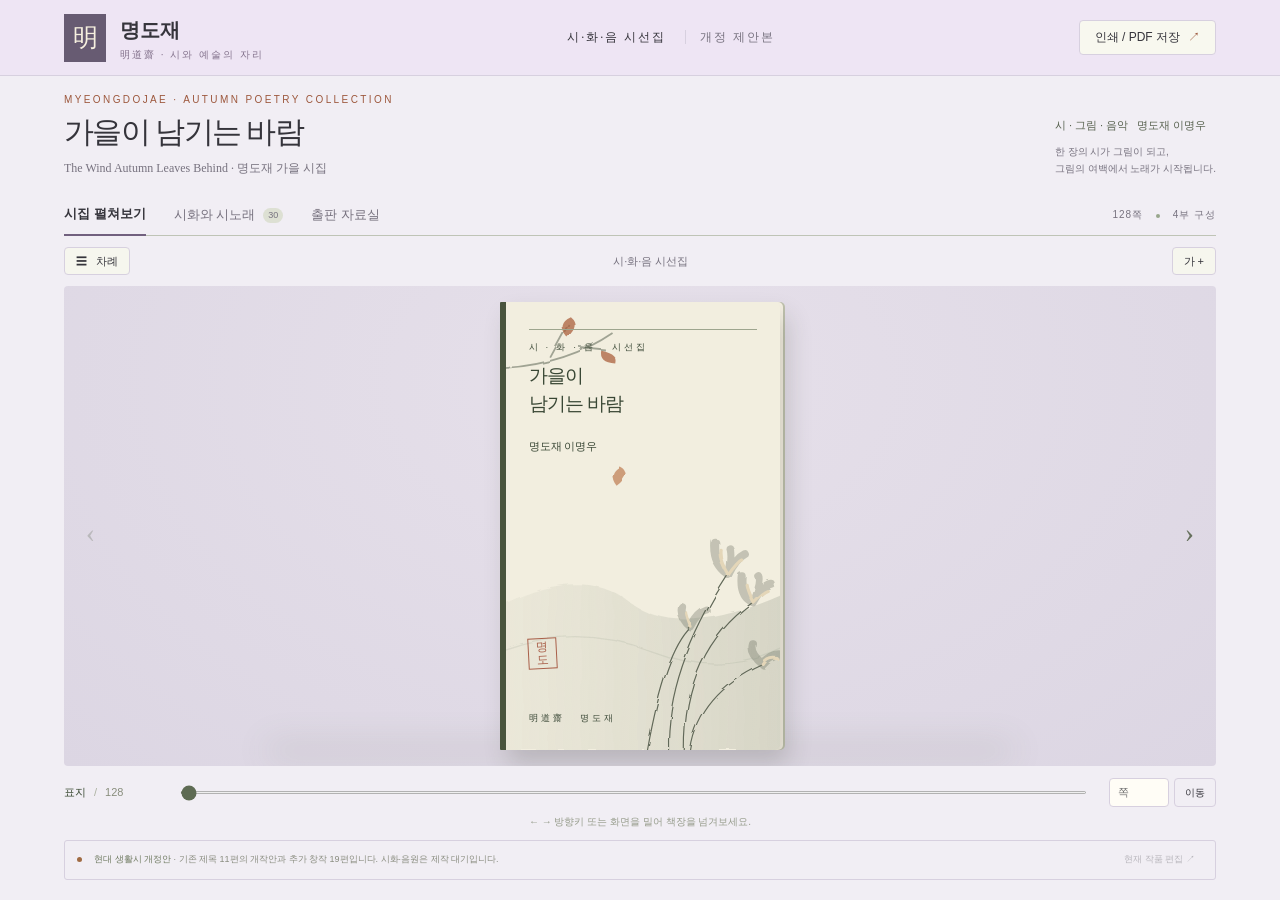
<file: autumn-poetry/index.html>
<!doctype html>
<html lang="ko"><head><meta charset="UTF-8"><base href="/autumn-poetry/"><meta name="viewport" content="width=device-width, initial-scale=1"><meta name="theme-color" content="#eeeae1"><meta name="description" content="명도재 이명우의 시·그림·음악 시집. 128쪽을 넘기며 원고와 시화 구상, 음악 제작 자료를 살펴보는 디지털 교정본."><title>가을이 남기는 바람 | Autumn Poetry · 명도재 이명우</title><meta property="og:type" content="website"><meta property="og:title" content="가을이 남기는 바람 · 명도재 이명우"><meta property="og:description" content="시와 그림, 작품 읽기를 함께 펼치는 가을 시집. 현대 생활시 30편과 128쪽 디지털 시집."><meta property="og:url" content="https://myeongdo-1029.vercel.app/autumn-poetry/"><link rel="canonical" href="https://myeongdo-1029.vercel.app/autumn-poetry/"><link rel="icon" href="data:image/svg+xml,%3Csvg xmlns='http://www.w3.org/2000/svg' viewBox='0 0 80 80'%3E%3Crect width='80' height='80' rx='12' fill='%23844635'/%3E%3Ctext x='40' y='54' text-anchor='middle' font-size='48' fill='%23fff'%3E明%3C/text%3E%3C/svg%3E"><link rel="stylesheet" href="style.css"></head>
<body class="reading-mode">
<header class="masthead"><a class="brand" href="#" aria-label="시집 첫 화면"><span class="brand-mark">明</span><span>명도재 <small>明道齋 · 시와 예술의 자리</small></span></a><div class="edition">시·화·음 시선집 <span>개정 제안본</span></div><button id="printButton" class="print-button">인쇄 / PDF 저장 <span>↗</span></button></header>
<main>
<section class="intro"><div><p class="eyebrow">MYEONGDOJAE · AUTUMN POETRY COLLECTION</p><h1>가을이 남기는 바람</h1><p class="subtitle">The Wind Autumn Leaves Behind · 명도재 가을 시집</p></div><div class="intro-note"><span>시 · 그림 · 음악 &nbsp; 명도재 이명우</span><p>한 장의 시가 그림이 되고,<br>그림의 여백에서 노래가 시작됩니다.</p></div></section>
<nav class="tabs" aria-label="시집 보기 방식"><button data-view="reader" class="active">시집 펼쳐보기</button><button data-view="workshop">시화와 시노래 <small>30</small></button><button data-view="production">출판 자료실</button><div class="tab-end">128쪽 <i></i> 4부 구성</div></nav>
<section id="reader" class="view"><div class="reading-bar"><button id="tocButton" aria-expanded="false" aria-controls="tocPanel">☰ &nbsp; 차례</button><span id="locationText">표지</span><div class="reading-actions"><button id="fontButton" title="글자 크기" aria-label="글자 크기 확대">가 +</button><button id="readButton">▷ 읽어주기</button><button id="stopButton" hidden>정지</button></div></div><div id="bookstage"><button id="prev" class="page-turn prev" aria-label="이전 펼침">‹</button><div id="book" aria-live="polite"></div><button id="next" class="page-turn next" aria-label="다음 펼침">›</button></div><div class="reader-bottom"><div class="pagination"><span id="pageLabel">표지</span><span class="slash">/</span><span>128</span></div><input id="progress" type="range" min="-1" max="128" step="1" value="-1" aria-label="페이지 이동"><form id="jumpForm"><input id="pageInput" type="number" min="1" max="128" placeholder="쪽" aria-label="이동할 쪽수"><button>이동</button></form></div><p class="reader-help">← → 방향키 또는 화면을 밀어 책장을 넘겨보세요. <span id="speechStatus" role="status"></span></p><div class="proof-note"><span class="dot"></span><p><strong>현대 생활시 개정안</strong> · 기존 제목 11편의 개작안과 추가 창작 19편입니다. 시화·음원은 제작 대기입니다.</p><button id="editCurrent">현재 작품 편집 ↗</button></div></section>
<section id="workshop" class="view" hidden><div class="section-top"><div><p class="eyebrow">POETRY · IMAGE · MUSIC</p><h2>한 편의 시, 세 가지 감상</h2><p>30편의 개정안과 작품 읽기, 시화 구상과 음악 스타일을 함께 살펴봅니다.</p></div><button id="exportCSV">제작 마스터 CSV ↓</button></div><div class="filters"><label>작품 검색 <input id="search" type="search" placeholder="제목 또는 인용문 검색"></label><label>부 구성 <select id="partFilter"><option value="all">전체 30편</option><option value="0">1부 바람의 무늬</option><option value="1">2부 그리움의 등성이</option><option value="2">3부 산방의 고요</option><option value="3">4부 남겨진 문장들</option></select></label></div><div id="workGrid"></div><p class="muted">기존 제목 11편은 제목·인용문을 바탕으로 한 개작 제안이며, 나머지 19편은 추가 창작 제안입니다. 수록 순서는 편집 제안입니다.</p></section>
<section id="production" class="view" hidden><div class="section-top"><div><p class="eyebrow">PUBLISHING DESK</p><h2>한 권이 되기까지</h2><p>128쪽 조판 구성과 보도자료, 작업 데이터를 모았습니다.</p></div><span class="status-chip">편집·제작 진행 중</span></div><div id="statusGrid" class="status-grid"></div><div class="production-grid"><article><h3>128쪽 조판 구성</h3><p class="muted">128 × 205 mm · 표지 별도 · 16쪽 × 8대 구성안</p><div id="planTable"></div><button id="exportPlan">전체 페이지네이션 CSV ↓</button><p class="small muted">해설 위치는 전체 쪽배정표에 따라 110~121쪽으로 통일했습니다. 웹 인쇄는 교정 출력용이며, 인쇄소 납품 전 도련·색상·폰트·제본 사양을 별도로 확인해야 합니다.</p></article><article><h3>서점·언론 배포 자료</h3><p class="quote">“눈으로는 수묵의 여백을 읽고,<br>귀로는 바람의 현을 듣는 시집”</p><dl><dt>도서명</dt><dd>가을이 남기는 바람</dd><dt>저자 · 발행처</dt><dd>명도재 이명우 · 도서출판 명도재</dd><dt>분량 · 정가</dt><dd>128쪽 · 18,000원 (제안값)</dd><dt>발행일 · ISBN</dt><dd>미확정 · 미등록</dd></dl><button id="pressDownload">보도자료 초안 TXT ↓</button><details><summary>권말 해설 및 인쇄 확인 사항</summary><p>해설은 이번 30편의 개정안에 맞춰 다시 작성한 편집 해설입니다. 외부 평론가의 기고문이 아닙니다. 저자 확인 및 발행 정보 확정이 필요합니다. 실제 악보와 시화, 음원·공개 URL이 등록되기 전에는 인쇄 최종본으로 사용할 수 없습니다.</p></details></article></div><div class="backup-box"><div><h3>작업 내용을 이어서 편집하세요</h3><p>이 브라우저에 편집 내용이 저장됩니다. 다른 기기로 옮길 때는 JSON을 내보내세요.</p></div><button id="exportJSON">작업 JSON 저장 ↓</button><label class="button">JSON 불러오기<input type="file" id="importJSON" accept=".json,application/json" hidden></label></div></section>
</main>
<footer><span>明道齋 <b>도서출판 명도재</b></span><p>시가 머무는 자리, 예술이 이어지는 시간.</p><span>© 명도재 이명우</span></footer>
<dialog id="tocPanel"><div class="dialog-head"><div><p class="eyebrow">CONTENTS</p><h2>바람이 머무는 차례</h2></div><button class="close" aria-label="차례 닫기">×</button></div><div id="tocContent"></div></dialog>
<dialog id="editor"><form id="editorForm"><div class="dialog-head"><div><p class="eyebrow">EDITORIAL DESK</p><h2 id="editorHeading">작품 편집</h2></div><button type="button" class="close" aria-label="편집창 닫기">×</button></div><input id="eId" type="hidden"><label>제목<input id="eTitle" maxlength="120" required></label><div class="editor-columns"><label>시 개정안<textarea id="eText" rows="9" placeholder="개정안의 문장과 행갈이를 편집하세요."></textarea></label><label>음악 가사<textarea id="eLyrics" rows="9" placeholder="Suno에서 사용할 가사를 입력하세요."></textarea></label></div><label>시화 이미지 주소 (https://)<input id="eImage" type="url" placeholder="https://…"></label><label>실제 음원 파일 주소 (https://, MP3 등)<input id="eAudio" type="url" placeholder="https://…"></label><label>감상 페이지 주소 (선택)<input id="eLink" type="url" placeholder="유튜브 또는 음악 감상 페이지 주소"></label><p class="small muted">파일 주소는 공개 접근이 가능한 주소를 사용하세요. 입력한 내용은 이 브라우저에만 저장됩니다. 다른 기기에는 작업 JSON으로 옮길 수 있습니다.</p><div class="editor-foot"><span id="charCount"></span><button type="submit" class="primary">편집 저장</button></div></form></dialog>
<div id="toast" role="status"></div><div id="printRoot"></div><script src="revision-data.js"></script><script src="app.js"></script>
</body></html>
</file>
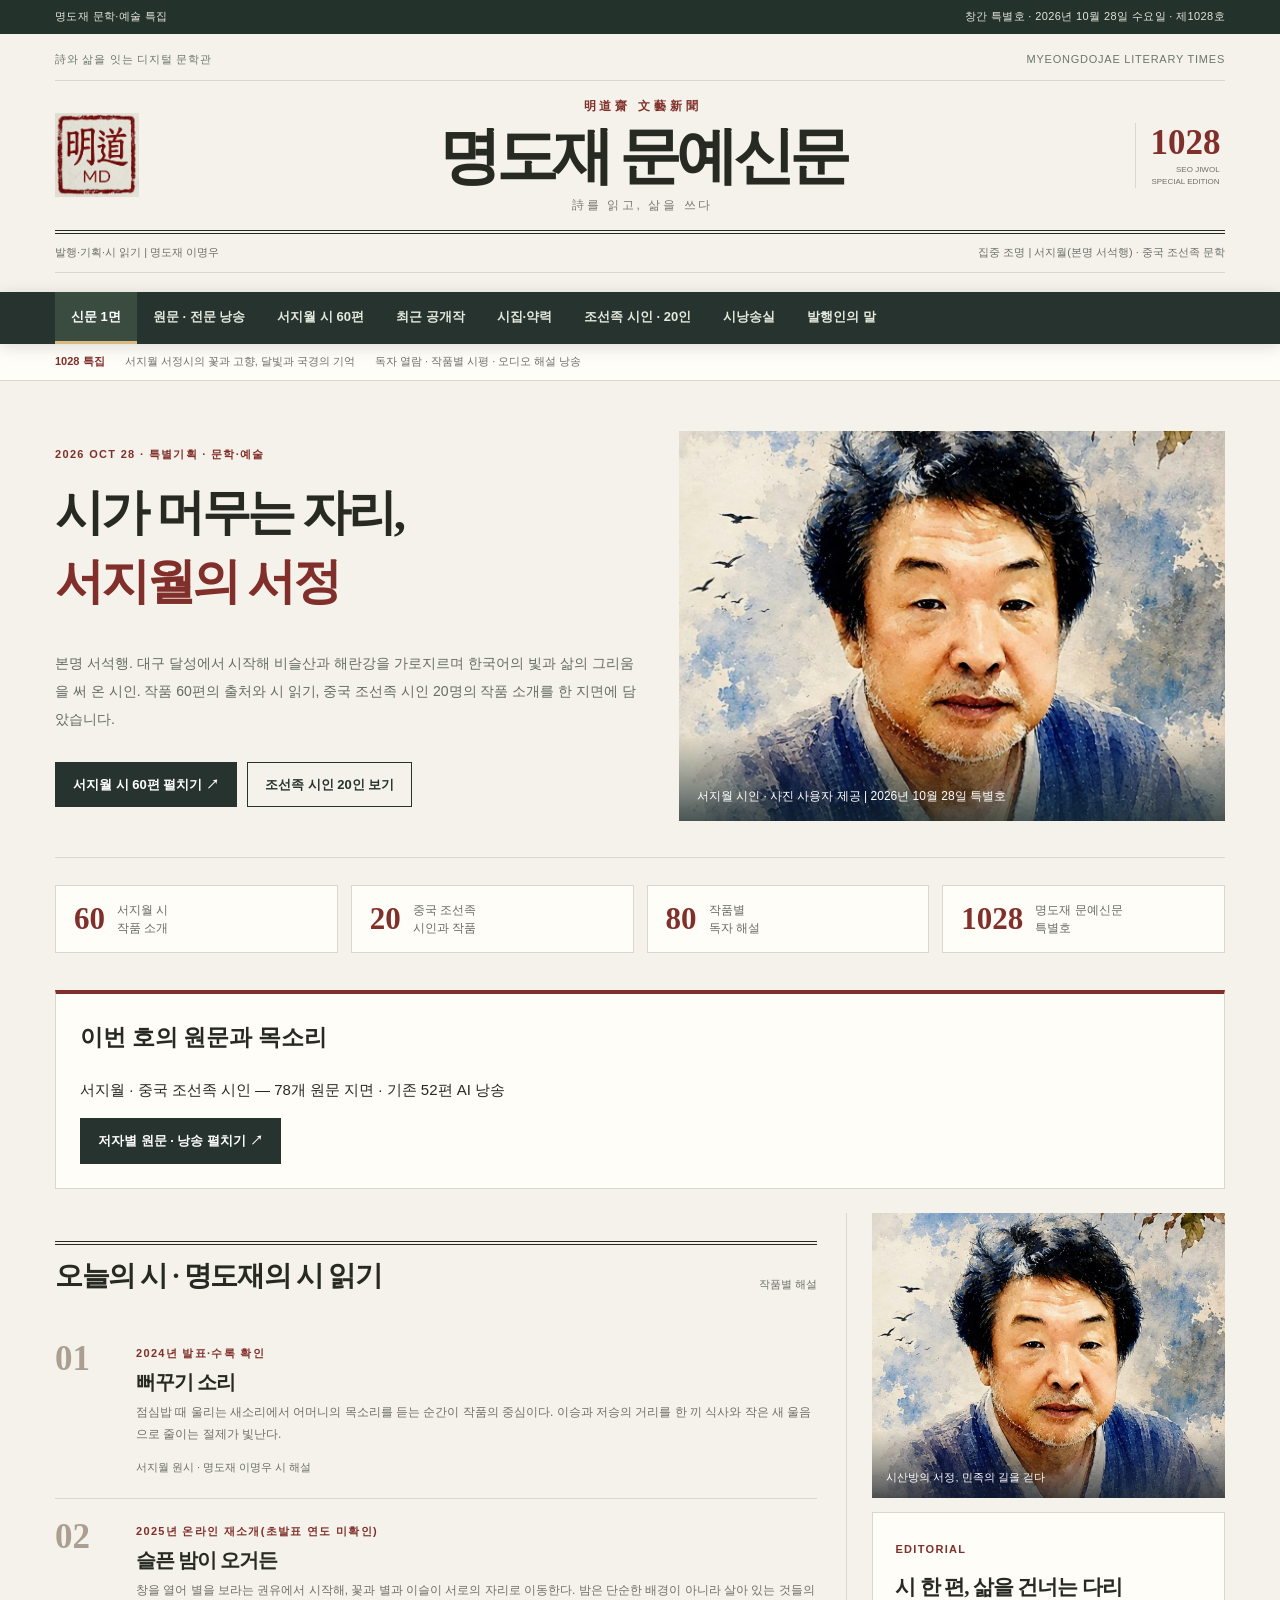
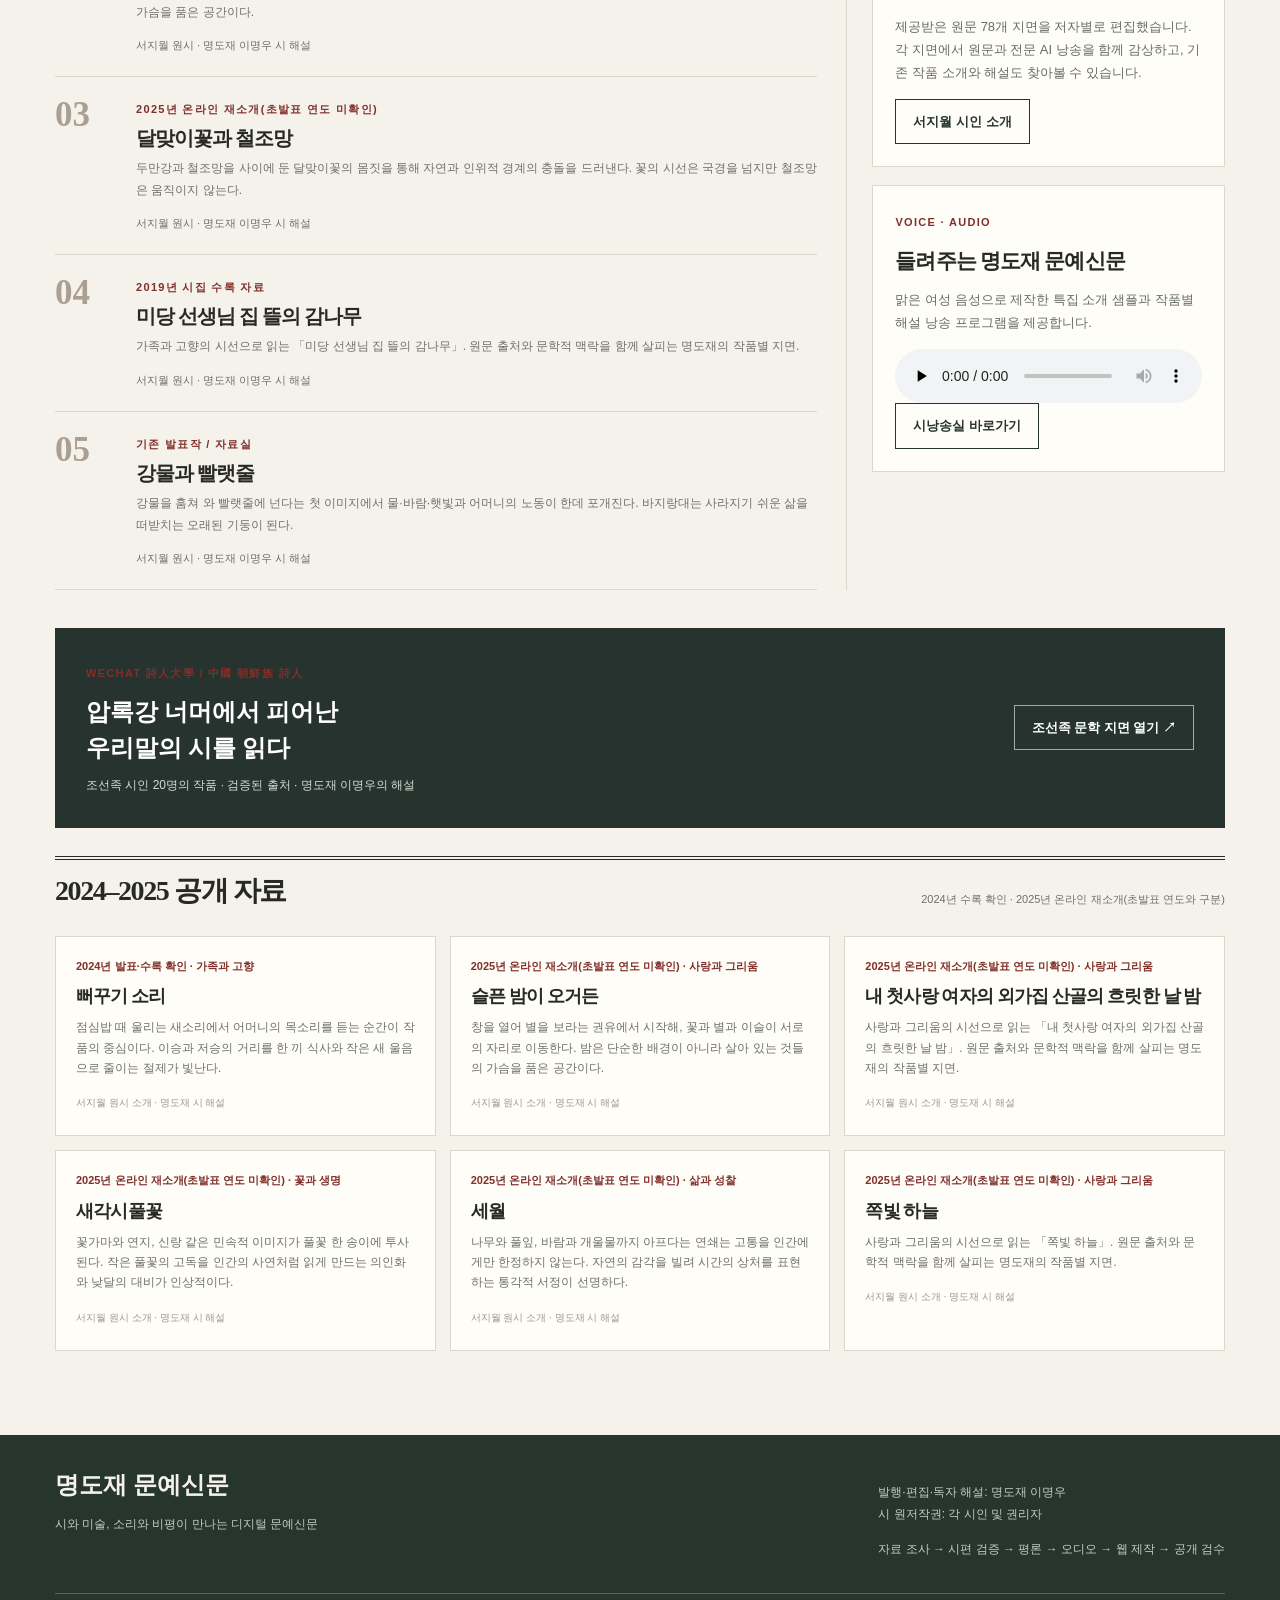
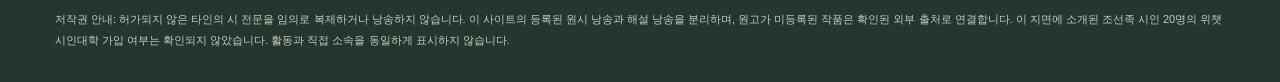
<file: myeongdo-1028/index.html>
<!doctype html>
<html lang="ko">
<head>
<meta charset="utf-8"><meta name="viewport" content="width=device-width,initial-scale=1"><meta name="theme-color" content="#f5f2eb">
<title>명도재 문예신문 1028 | 서지월 · 조선족 시인 원문과 낭송</title>
<meta name="description" content="2026년 10월 28일 명도재 문예신문. 서지월 시인과 중국 조선족 시인의 제공 원문 78개 지면과 기존 52편의 한국어 여성 AI 전문 낭송. 저자별 시 읽기와 기존 작품 해설을 함께 감상하세요.">
<meta property="og:type" content="website"><meta property="og:title" content="명도재 문예신문 1028 | 서지월 시인 특별호"><meta property="og:description" content="서지월 · 김창영 · 김응준 · 홍용암 | 제공 원문 78개 지면 · 기존 52편 전문 AI 낭송">
<meta property="og:image" content="https://myeongdo-1028.vercel.app/assets/issue-1028-social.png"><link rel="canonical" href="https://myeongdo-1028.vercel.app/"><meta property="og:url" content="https://myeongdo-1028.vercel.app/"><meta name="twitter:card" content="summary_large_image"><meta property="og:locale" content="ko_KR"><meta property="og:image:width" content="1200"><meta property="og:image:height" content="630"><meta property="og:image:alt" content="명도재 문예신문 2026년 10월 28일 원문과 소리 특별호">
<link rel="stylesheet" href="styles.css?v=20261028-originals5">
<script defer src="poems.js?v=20261028-originals5"></script><script defer src="audio-previews.js?v=20261028-originals5"></script><script defer src="authorized-originals.js?v=20261028-originals5"></script><script defer src="provided-poems.js?v=20261028-originals5"></script><script defer src="additional-originals-1028.js?v=20261028-originals5"></script><script defer src="original-recitals.js?v=20261028-originals5"></script><script defer src="app.js?v=20261028-originals5"></script>
</head>
<body>
<a class="skip" href="#main">본문으로 바로 가기</a>
<div class="topbar"><div class="container topbar-inner"><span>명도재 문학·예술 특집</span><span>창간 특별호 · 2026년 10월 28일 수요일 · 제1028호</span></div></div>
<header class="site-head container"><div class="head-over"><span>詩와 삶을 잇는 디지털 문학관</span><span class="desktop-only">MYEONGDOJAE LITERARY TIMES</span></div><div class="mast-grid"><img class="mast-seal" src="assets/myeongdo-seal.webp" alt="명도(明道) 도장"><a class="mast-word" href="#home" aria-label="신문 첫 화면"><span class="hanja">明道齋 文藝新聞</span><strong>명도재 문예신문</strong><small>詩를 읽고, 삶을 쓰다</small></a><div class="edition"><strong>1028</strong><span>SEO JIWOL<br> SPECIAL EDITION</span></div></div><div class="head-bottom"><span>발행·기획·시 읽기 | 명도재 이명우</span><span>집중 조명 | 서지월(본명 서석행) · 중국 조선족 문학</span></div></header>
<nav class="main-nav" aria-label="문예신문 메뉴"><div class="container nav-links"><a data-tab="home" href="#home">신문 1면</a><a data-tab="originals" href="#originals">원문 · 전문 낭송</a><a data-tab="seo" href="#seo">서지월 시 60편</a><a data-tab="recent" href="#recent">최근 공개작</a><a data-tab="books" href="#books">시집·약력</a><a data-tab="china" href="#china">조선족 시인 · 20인</a><a data-tab="audio" href="#audio">시낭송실</a><a data-tab="about" href="#about">발행인의 말</a></div></nav>
<div class="ticker"><div class="container ticker-row"><strong>1028 특집</strong><span>서지월 서정시의 꽃과 고향, 달빛과 국경의 기억</span><span>독자 열람 · 작품별 시평 · 오디오 해설 낭송</span></div></div>
<main class="container" id="main" tabindex="-1" aria-live="polite"><div class="loading">명도재 문예신문을 펼치고 있습니다…</div></main>
<footer class="footer"><div class="container"><div class="footer-flex"><div><strong class="footer-brand">명도재 문예신문</strong><p>시와 미술, 소리와 비평이 만나는 디지털 문예신문</p></div><div><p>발행·편집·독자 해설: 명도재 이명우<br>시 원저작권: 각 시인 및 권리자</p><p>자료 조사 → 시편 검증 → 평론 → 오디오 → 웹 제작 → 공개 검수</p></div></div><p class="footfine">저작권 안내: 허가되지 않은 타인의 시 전문을 임의로 복제하거나 낭송하지 않습니다. 이 사이트의 등록된 원시 낭송과 해설 낭송을 분리하며, 원고가 미등록된 작품은 확인된 외부 출처로 연결합니다. 이 지면에 소개된 조선족 시인 20명의 위챗 시인대학 가입 여부는 확인되지 않았습니다. 활동과 직접 소속을 동일하게 표시하지 않습니다.</p></div></footer>
<div class="toast" id="toast" aria-live="polite" role="status"></div>
</body></html>
</file>
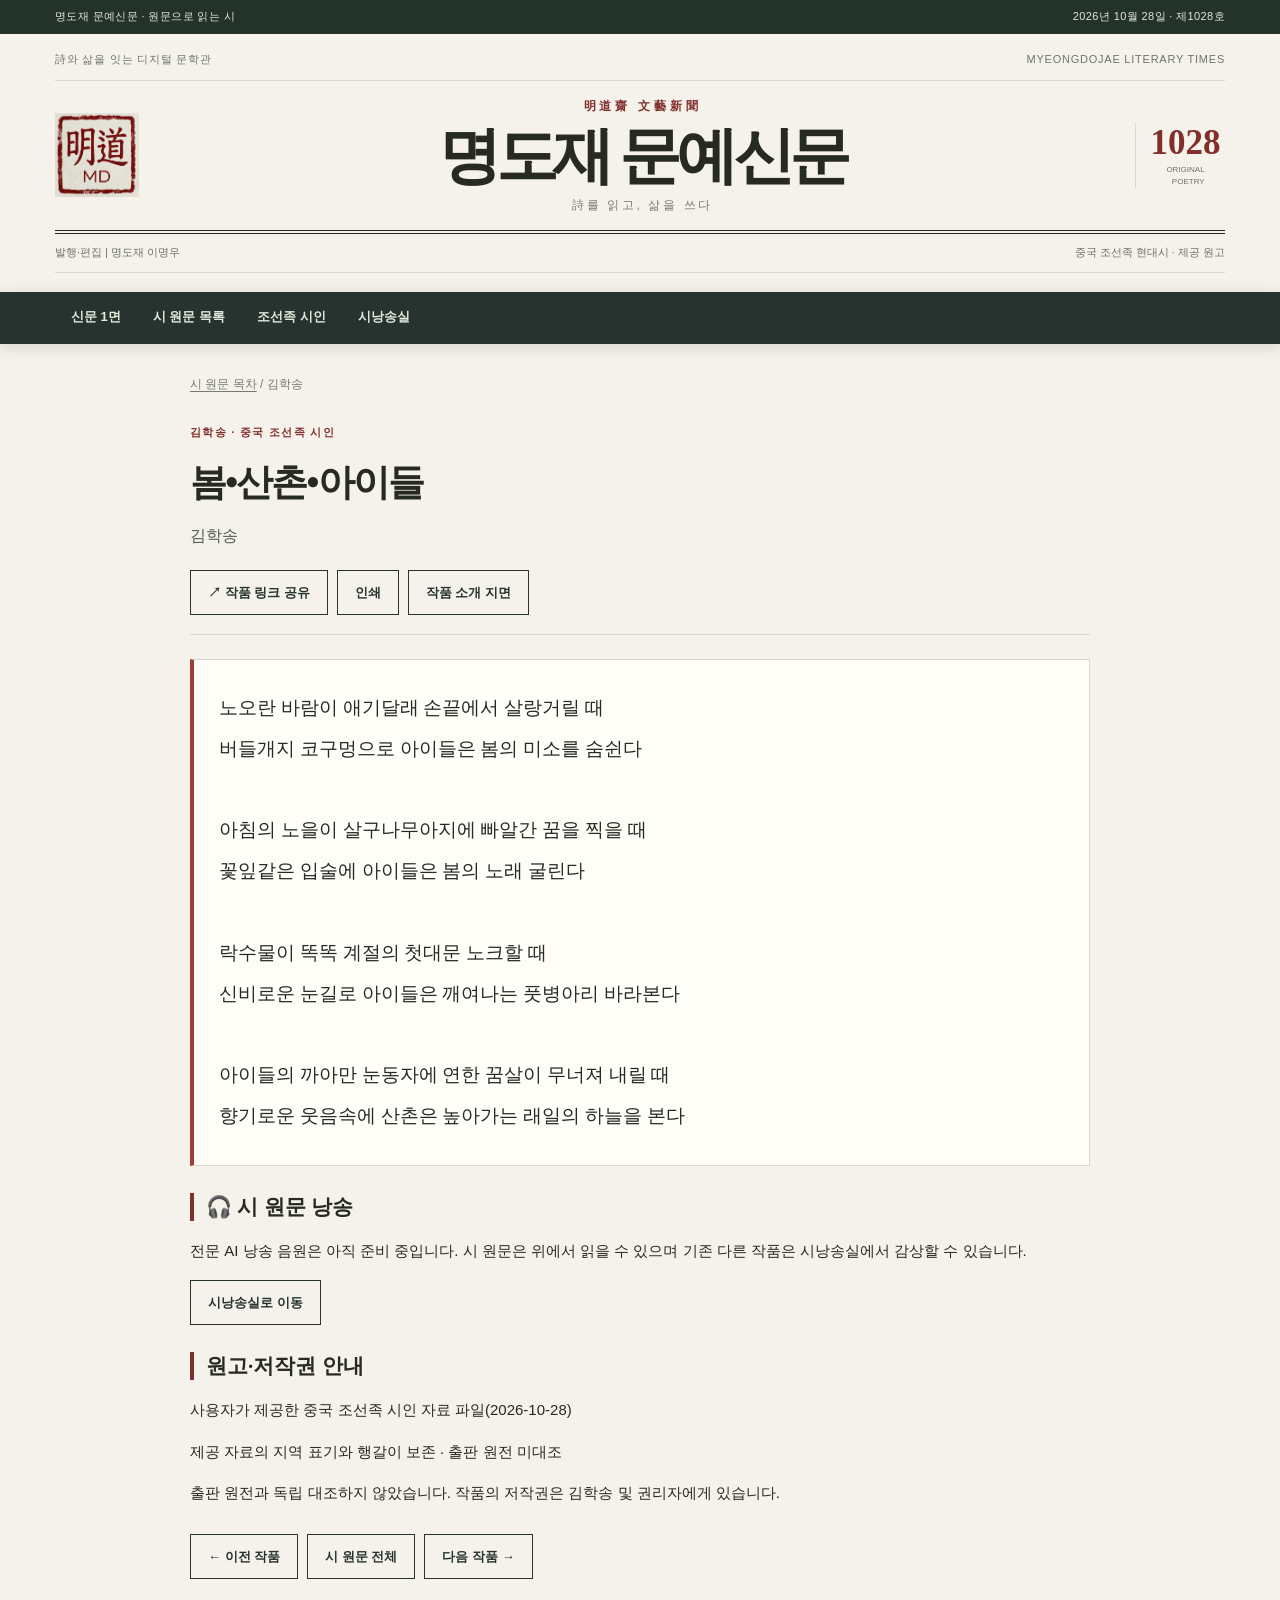
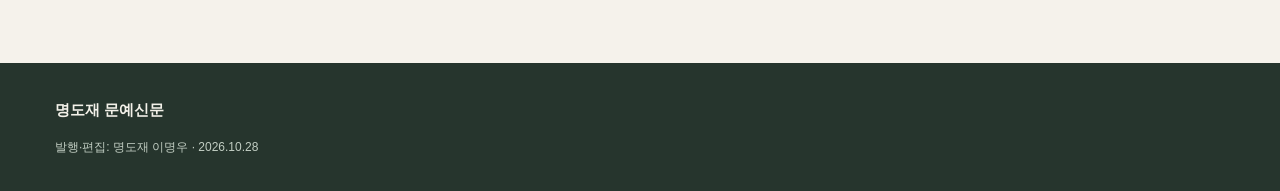
<file: myeongdo-1028/works/c-02/index.html>
<!doctype html><html lang="ko"><head><meta charset="utf-8"><meta name="viewport" content="width=device-width,initial-scale=1"><title>봄•산촌•아이들 · 김학송 | 명도재 문예신문 1028</title><meta name="description" content="김학송 「봄•산촌•아이들」 · 명도재 문예신문 2026년 10월 28일호 · 시 원문 읽기"><link rel="canonical" href="https://myeongdo-1028.vercel.app/works/c-02/"><meta property="og:type" content="article"><meta property="og:locale" content="ko_KR"><meta property="og:title" content="봄•산촌•아이들 · 김학송"><meta property="og:description" content="김학송 「봄•산촌•아이들」 · 명도재 문예신문 2026년 10월 28일호 · 시 원문 읽기"><meta property="og:url" content="https://myeongdo-1028.vercel.app/works/c-02/"><meta property="og:image" content="https://myeongdo-1028.vercel.app/assets/issue-1028-social.png"><meta property="og:image:width" content="1200"><meta property="og:image:height" content="630"><meta name="twitter:card" content="summary_large_image"><link rel="stylesheet" href="../../styles.css?v=20261028-originals5"></head><body><a class="skip" href="#main">본문으로 바로 가기</a><div class="topbar"><div class="container topbar-inner"><span>명도재 문예신문 · 원문으로 읽는 시</span><time datetime="2026-10-28">2026년 10월 28일 · 제1028호</time></div></div><header class="site-head container"><div class="head-over"><span>詩와 삶을 잇는 디지털 문학관</span><span>MYEONGDOJAE LITERARY TIMES</span></div><div class="mast-grid"><img class="mast-seal" src="../../assets/myeongdo-seal.webp" alt="명도 도장"><a class="mast-word" href="../../#home"><span class="hanja">明道齋 文藝新聞</span><strong>명도재 문예신문</strong><small>詩를 읽고, 삶을 쓰다</small></a><div class="edition"><strong>1028</strong><span>ORIGINAL<br>POETRY</span></div></div><div class="head-bottom"><span>발행·편집 | 명도재 이명우</span><span>중국 조선족 현대시 · 제공 원고</span></div></header><nav class="main-nav"><div class="container nav-links"><a href="../../#home">신문 1면</a><a href="../../#originals">시 원문 목록</a><a href="../../#china">조선족 시인</a><a href="../../#audio">시낭송실</a></div></nav><main id="main" class="container original-page" tabindex="-1"><div class="breadcrumbs"><a href="../../#originals">시 원문 목차</a> / 김학송</div><article><header class="detail-head"><span class="eyebrow">김학송 · 중국 조선족 시인</span><h1>봄•산촌•아이들</h1><p class="lead">김학송</p><div class="read-actions"><button class="btn" id="share">↗ 작품 링크 공유</button><button class="btn" id="print">인쇄</button><a class="btn" href="../../#c-02">작품 소개 지면</a></div></header><div class="original-block authorized-poem" lang="ko">노오란 바람이 애기달래 손끝에서 살랑거릴 때
버들개지 코구멍으로 아이들은 봄의 미소를 숨쉰다

아침의 노을이 살구나무아지에 빠알간 꿈을 찍을 때
꽃잎같은 입술에 아이들은 봄의 노래 굴린다

락수물이 똑똑 계절의 첫대문 노크할 때
신비로운 눈길로 아이들은 깨여나는 풋병아리 바라본다

아이들의 까아만 눈동자에 연한 꿈살이 무너져 내릴 때
향기로운 웃음속에 산촌은 높아가는 래일의 하늘을 본다</div><section class="detail-section"><h2>🎧 시 원문 낭송</h2><p>전문 AI 낭송 음원은 아직 준비 중입니다. 시 원문은 위에서 읽을 수 있으며 기존 다른 작품은 시낭송실에서 감상할 수 있습니다.</p><a class="btn" href="../../#audio">시낭송실로 이동</a></section><section class="detail-section"><h2>원고·저작권 안내</h2><p>사용자가 제공한 중국 조선족 시인 자료 파일(2026-10-28)</p><p>제공 자료의 지역 표기와 행갈이 보존 · 출판 원전 미대조</p><p>출판 원전과 독립 대조하지 않았습니다. 작품의 저작권은 김학송 및 권리자에게 있습니다.</p><p class="meta" id="share-status" role="status"></p></section></article><nav class="read-actions"><a class="btn" href="../c-37/">← 이전 작품</a><a class="btn" href="../../#originals">시 원문 전체</a><a class="btn" href="../c-07/">다음 작품 →</a></nav></main><footer class="footer"><div class="container"><strong>명도재 문예신문</strong><p>발행·편집: 명도재 이명우 · 2026.10.28</p></div></footer><script>'use strict';document.querySelector('#print').onclick=()=>window.print();document.querySelector('#share').onclick=async()=>{const url=document.querySelector('link[rel="canonical"]').href, el=document.querySelector('#share-status');try{if(navigator.share)await navigator.share({title:document.title,url});else if(navigator.clipboard){await navigator.clipboard.writeText(url);el.textContent='작품 주소를 복사했습니다.';}else el.textContent='주소창의 주소를 복사해 주세요.';}catch(err){if(err.name!=='AbortError')el.textContent='주소창의 주소를 복사해 주세요.'}};</script></body></html>
</file>
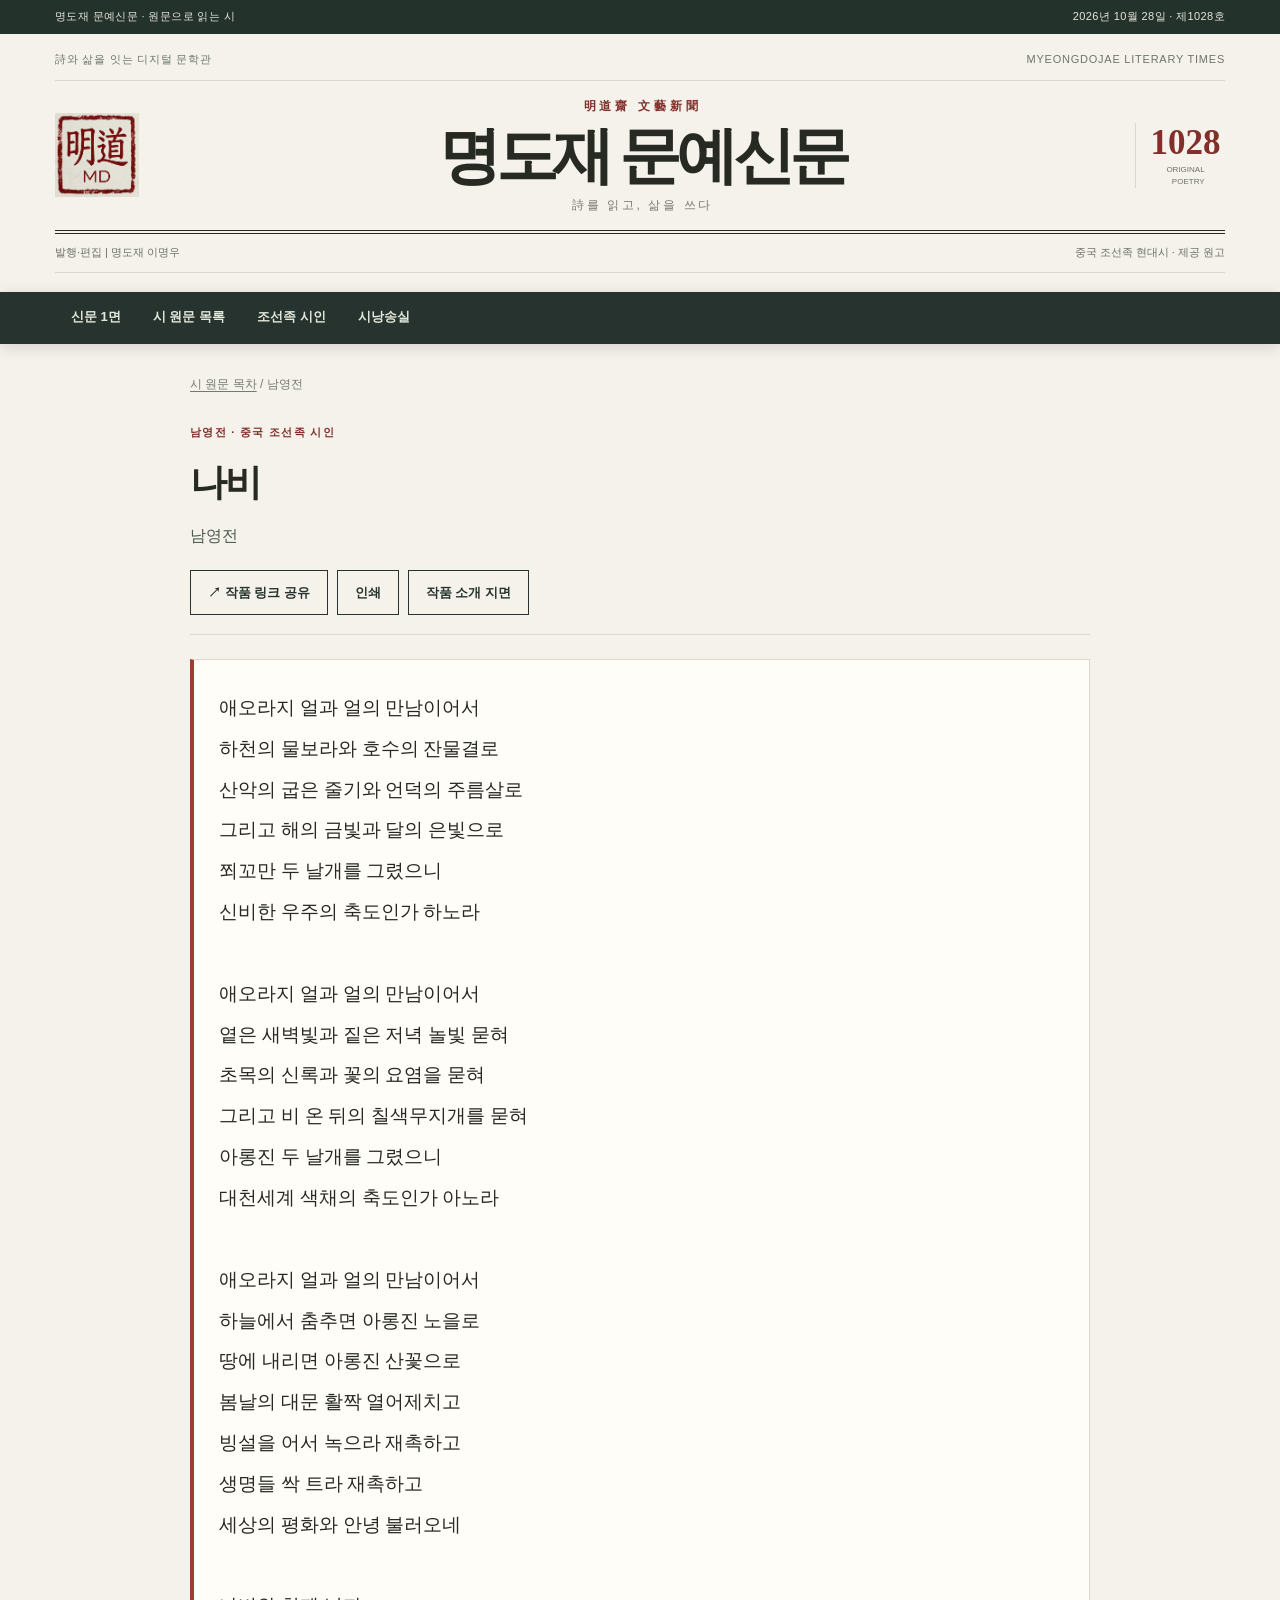
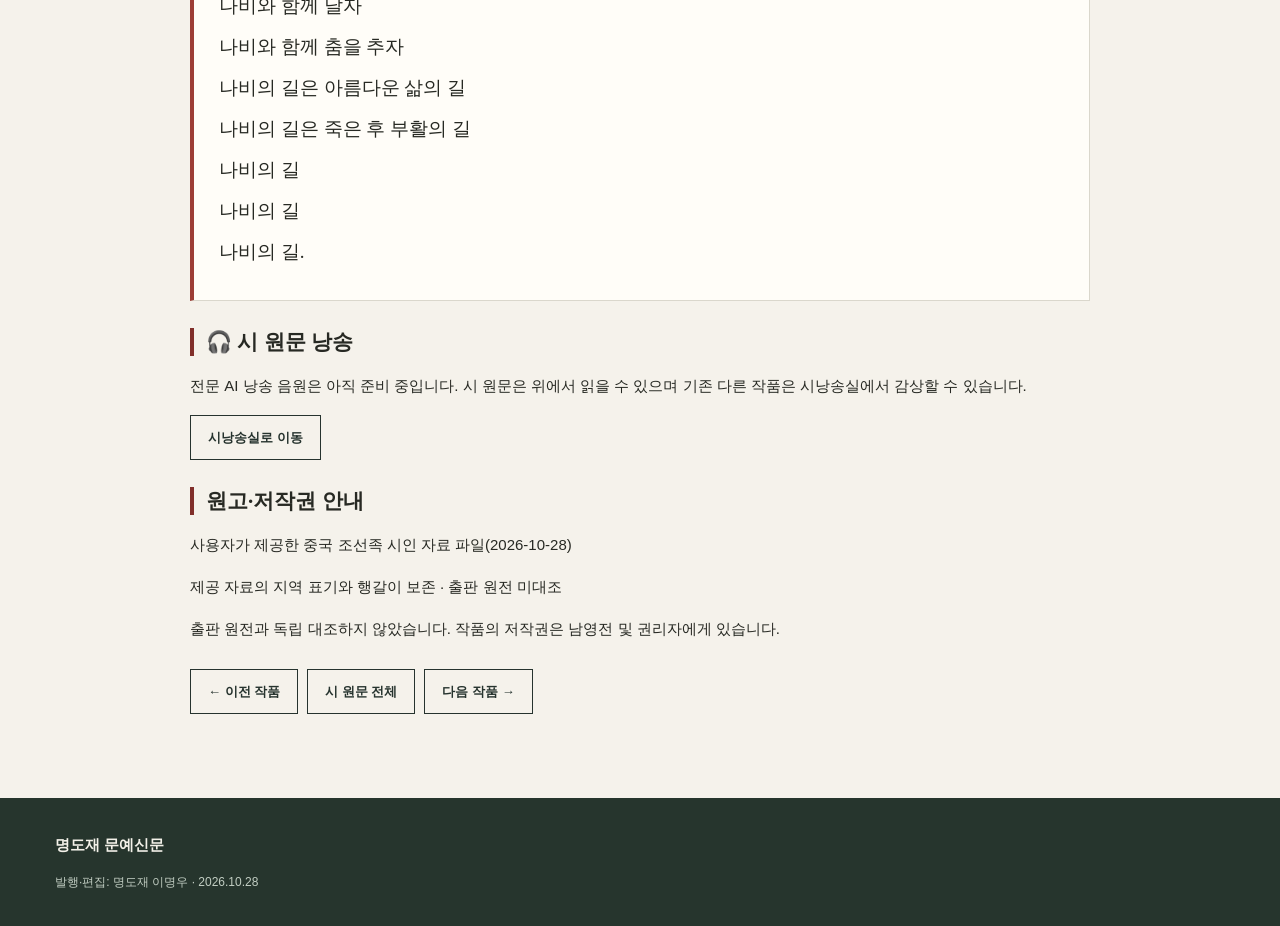
<file: myeongdo-1028/works/c-07/index.html>
<!doctype html><html lang="ko"><head><meta charset="utf-8"><meta name="viewport" content="width=device-width,initial-scale=1"><title>나비 · 남영전 | 명도재 문예신문 1028</title><meta name="description" content="남영전 「나비」 · 명도재 문예신문 2026년 10월 28일호 · 시 원문 읽기"><link rel="canonical" href="https://myeongdo-1028.vercel.app/works/c-07/"><meta property="og:type" content="article"><meta property="og:locale" content="ko_KR"><meta property="og:title" content="나비 · 남영전"><meta property="og:description" content="남영전 「나비」 · 명도재 문예신문 2026년 10월 28일호 · 시 원문 읽기"><meta property="og:url" content="https://myeongdo-1028.vercel.app/works/c-07/"><meta property="og:image" content="https://myeongdo-1028.vercel.app/assets/issue-1028-social.png"><meta property="og:image:width" content="1200"><meta property="og:image:height" content="630"><meta name="twitter:card" content="summary_large_image"><link rel="stylesheet" href="../../styles.css?v=20261028-originals5"></head><body><a class="skip" href="#main">본문으로 바로 가기</a><div class="topbar"><div class="container topbar-inner"><span>명도재 문예신문 · 원문으로 읽는 시</span><time datetime="2026-10-28">2026년 10월 28일 · 제1028호</time></div></div><header class="site-head container"><div class="head-over"><span>詩와 삶을 잇는 디지털 문학관</span><span>MYEONGDOJAE LITERARY TIMES</span></div><div class="mast-grid"><img class="mast-seal" src="../../assets/myeongdo-seal.webp" alt="명도 도장"><a class="mast-word" href="../../#home"><span class="hanja">明道齋 文藝新聞</span><strong>명도재 문예신문</strong><small>詩를 읽고, 삶을 쓰다</small></a><div class="edition"><strong>1028</strong><span>ORIGINAL<br>POETRY</span></div></div><div class="head-bottom"><span>발행·편집 | 명도재 이명우</span><span>중국 조선족 현대시 · 제공 원고</span></div></header><nav class="main-nav"><div class="container nav-links"><a href="../../#home">신문 1면</a><a href="../../#originals">시 원문 목록</a><a href="../../#china">조선족 시인</a><a href="../../#audio">시낭송실</a></div></nav><main id="main" class="container original-page" tabindex="-1"><div class="breadcrumbs"><a href="../../#originals">시 원문 목차</a> / 남영전</div><article><header class="detail-head"><span class="eyebrow">남영전 · 중국 조선족 시인</span><h1>나비</h1><p class="lead">남영전</p><div class="read-actions"><button class="btn" id="share">↗ 작품 링크 공유</button><button class="btn" id="print">인쇄</button><a class="btn" href="../../#c-07">작품 소개 지면</a></div></header><div class="original-block authorized-poem" lang="ko">애오라지 얼과 얼의 만남이어서
하천의 물보라와 호수의 잔물결로
산악의 굽은 줄기와 언덕의 주름살로
그리고 해의 금빛과 달의 은빛으로
쬐꼬만 두 날개를 그렸으니
신비한 우주의 축도인가 하노라

애오라지 얼과 얼의 만남이어서
옅은 새벽빛과 짙은 저녁 놀빛 묻혀
초목의 신록과 꽃의 요염을 묻혀
그리고 비 온 뒤의 칠색무지개를 묻혀
아롱진 두 날개를 그렸으니
대천세계 색채의 축도인가 아노라

애오라지 얼과 얼의 만남이어서
하늘에서 춤추면 아롱진 노을로
땅에 내리면 아롱진 산꽃으로
봄날의 대문 활짝 열어제치고
빙설을 어서 녹으라 재촉하고
생명들 싹 트라 재촉하고
세상의 평화와 안녕 불러오네

나비와 함께 날자
나비와 함께 춤을 추자
나비의 길은 아름다운 삶의 길
나비의 길은 죽은 후 부활의 길
나비의 길
나비의 길
나비의 길.</div><section class="detail-section"><h2>🎧 시 원문 낭송</h2><p>전문 AI 낭송 음원은 아직 준비 중입니다. 시 원문은 위에서 읽을 수 있으며 기존 다른 작품은 시낭송실에서 감상할 수 있습니다.</p><a class="btn" href="../../#audio">시낭송실로 이동</a></section><section class="detail-section"><h2>원고·저작권 안내</h2><p>사용자가 제공한 중국 조선족 시인 자료 파일(2026-10-28)</p><p>제공 자료의 지역 표기와 행갈이 보존 · 출판 원전 미대조</p><p>출판 원전과 독립 대조하지 않았습니다. 작품의 저작권은 남영전 및 권리자에게 있습니다.</p><p class="meta" id="share-status" role="status"></p></section></article><nav class="read-actions"><a class="btn" href="../c-02/">← 이전 작품</a><a class="btn" href="../../#originals">시 원문 전체</a><a class="btn" href="../c-08/">다음 작품 →</a></nav></main><footer class="footer"><div class="container"><strong>명도재 문예신문</strong><p>발행·편집: 명도재 이명우 · 2026.10.28</p></div></footer><script>'use strict';document.querySelector('#print').onclick=()=>window.print();document.querySelector('#share').onclick=async()=>{const url=document.querySelector('link[rel="canonical"]').href, el=document.querySelector('#share-status');try{if(navigator.share)await navigator.share({title:document.title,url});else if(navigator.clipboard){await navigator.clipboard.writeText(url);el.textContent='작품 주소를 복사했습니다.';}else el.textContent='주소창의 주소를 복사해 주세요.';}catch(err){if(err.name!=='AbortError')el.textContent='주소창의 주소를 복사해 주세요.'}};</script></body></html>
</file>
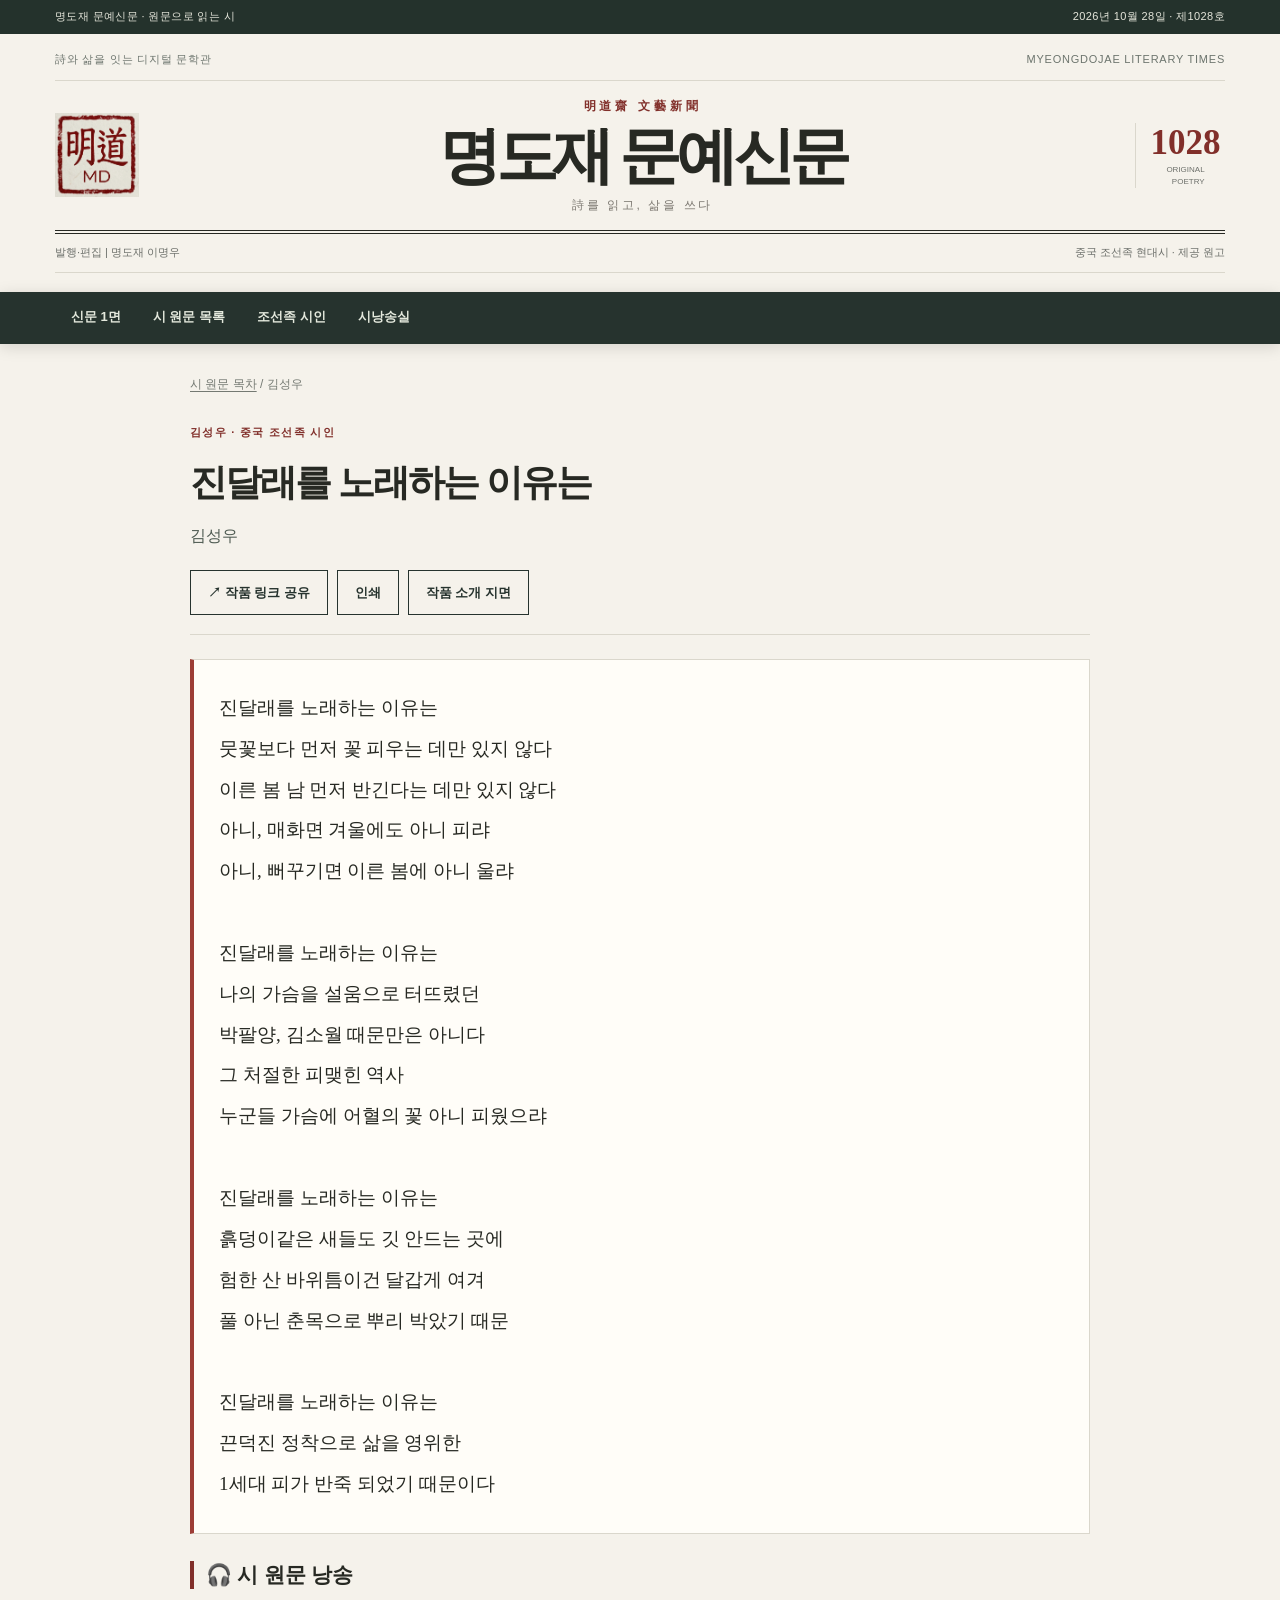
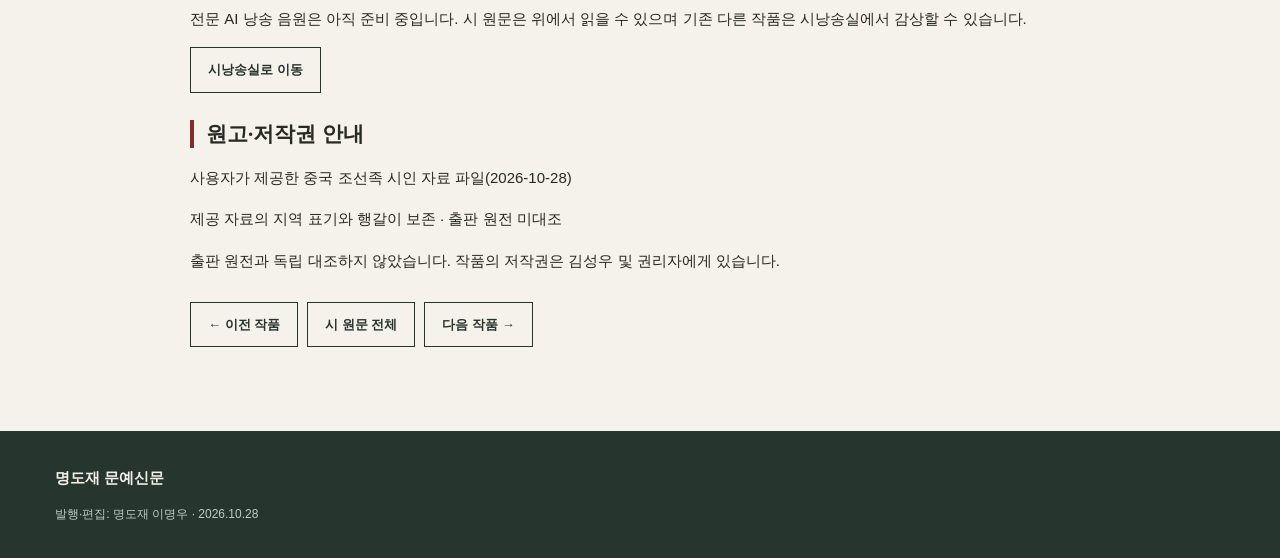
<file: myeongdo-1028/works/c-08/index.html>
<!doctype html><html lang="ko"><head><meta charset="utf-8"><meta name="viewport" content="width=device-width,initial-scale=1"><title>진달래를 노래하는 이유는 · 김성우 | 명도재 문예신문 1028</title><meta name="description" content="김성우 「진달래를 노래하는 이유는」 · 명도재 문예신문 2026년 10월 28일호 · 시 원문 읽기"><link rel="canonical" href="https://myeongdo-1028.vercel.app/works/c-08/"><meta property="og:type" content="article"><meta property="og:locale" content="ko_KR"><meta property="og:title" content="진달래를 노래하는 이유는 · 김성우"><meta property="og:description" content="김성우 「진달래를 노래하는 이유는」 · 명도재 문예신문 2026년 10월 28일호 · 시 원문 읽기"><meta property="og:url" content="https://myeongdo-1028.vercel.app/works/c-08/"><meta property="og:image" content="https://myeongdo-1028.vercel.app/assets/issue-1028-social.png"><meta property="og:image:width" content="1200"><meta property="og:image:height" content="630"><meta name="twitter:card" content="summary_large_image"><link rel="stylesheet" href="../../styles.css?v=20261028-originals5"></head><body><a class="skip" href="#main">본문으로 바로 가기</a><div class="topbar"><div class="container topbar-inner"><span>명도재 문예신문 · 원문으로 읽는 시</span><time datetime="2026-10-28">2026년 10월 28일 · 제1028호</time></div></div><header class="site-head container"><div class="head-over"><span>詩와 삶을 잇는 디지털 문학관</span><span>MYEONGDOJAE LITERARY TIMES</span></div><div class="mast-grid"><img class="mast-seal" src="../../assets/myeongdo-seal.webp" alt="명도 도장"><a class="mast-word" href="../../#home"><span class="hanja">明道齋 文藝新聞</span><strong>명도재 문예신문</strong><small>詩를 읽고, 삶을 쓰다</small></a><div class="edition"><strong>1028</strong><span>ORIGINAL<br>POETRY</span></div></div><div class="head-bottom"><span>발행·편집 | 명도재 이명우</span><span>중국 조선족 현대시 · 제공 원고</span></div></header><nav class="main-nav"><div class="container nav-links"><a href="../../#home">신문 1면</a><a href="../../#originals">시 원문 목록</a><a href="../../#china">조선족 시인</a><a href="../../#audio">시낭송실</a></div></nav><main id="main" class="container original-page" tabindex="-1"><div class="breadcrumbs"><a href="../../#originals">시 원문 목차</a> / 김성우</div><article><header class="detail-head"><span class="eyebrow">김성우 · 중국 조선족 시인</span><h1>진달래를 노래하는 이유는</h1><p class="lead">김성우</p><div class="read-actions"><button class="btn" id="share">↗ 작품 링크 공유</button><button class="btn" id="print">인쇄</button><a class="btn" href="../../#c-08">작품 소개 지면</a></div></header><div class="original-block authorized-poem" lang="ko">진달래를 노래하는 이유는
뭇꽃보다 먼저 꽃 피우는 데만 있지 않다
이른 봄 남 먼저 반긴다는 데만 있지 않다
아니, 매화면 겨울에도 아니 피랴
아니, 뻐꾸기면 이른 봄에 아니 울랴

진달래를 노래하는 이유는
나의 가슴을 설움으로 터뜨렸던
박팔양, 김소월 때문만은 아니다
그 처절한 피맺힌 역사
누군들 가슴에 어혈의 꽃 아니 피웠으랴

진달래를 노래하는 이유는
흙덩이같은 새들도 깃 안드는 곳에
험한 산 바위틈이건 달갑게 여겨
풀 아닌 춘목으로 뿌리 박았기 때문

진달래를 노래하는 이유는
끈덕진 정착으로 삶을 영위한
1세대 피가 반죽 되었기 때문이다</div><section class="detail-section"><h2>🎧 시 원문 낭송</h2><p>전문 AI 낭송 음원은 아직 준비 중입니다. 시 원문은 위에서 읽을 수 있으며 기존 다른 작품은 시낭송실에서 감상할 수 있습니다.</p><a class="btn" href="../../#audio">시낭송실로 이동</a></section><section class="detail-section"><h2>원고·저작권 안내</h2><p>사용자가 제공한 중국 조선족 시인 자료 파일(2026-10-28)</p><p>제공 자료의 지역 표기와 행갈이 보존 · 출판 원전 미대조</p><p>출판 원전과 독립 대조하지 않았습니다. 작품의 저작권은 김성우 및 권리자에게 있습니다.</p><p class="meta" id="share-status" role="status"></p></section></article><nav class="read-actions"><a class="btn" href="../c-07/">← 이전 작품</a><a class="btn" href="../../#originals">시 원문 전체</a><a class="btn" href="../c-09/">다음 작품 →</a></nav></main><footer class="footer"><div class="container"><strong>명도재 문예신문</strong><p>발행·편집: 명도재 이명우 · 2026.10.28</p></div></footer><script>'use strict';document.querySelector('#print').onclick=()=>window.print();document.querySelector('#share').onclick=async()=>{const url=document.querySelector('link[rel="canonical"]').href, el=document.querySelector('#share-status');try{if(navigator.share)await navigator.share({title:document.title,url});else if(navigator.clipboard){await navigator.clipboard.writeText(url);el.textContent='작품 주소를 복사했습니다.';}else el.textContent='주소창의 주소를 복사해 주세요.';}catch(err){if(err.name!=='AbortError')el.textContent='주소창의 주소를 복사해 주세요.'}};</script></body></html>
</file>
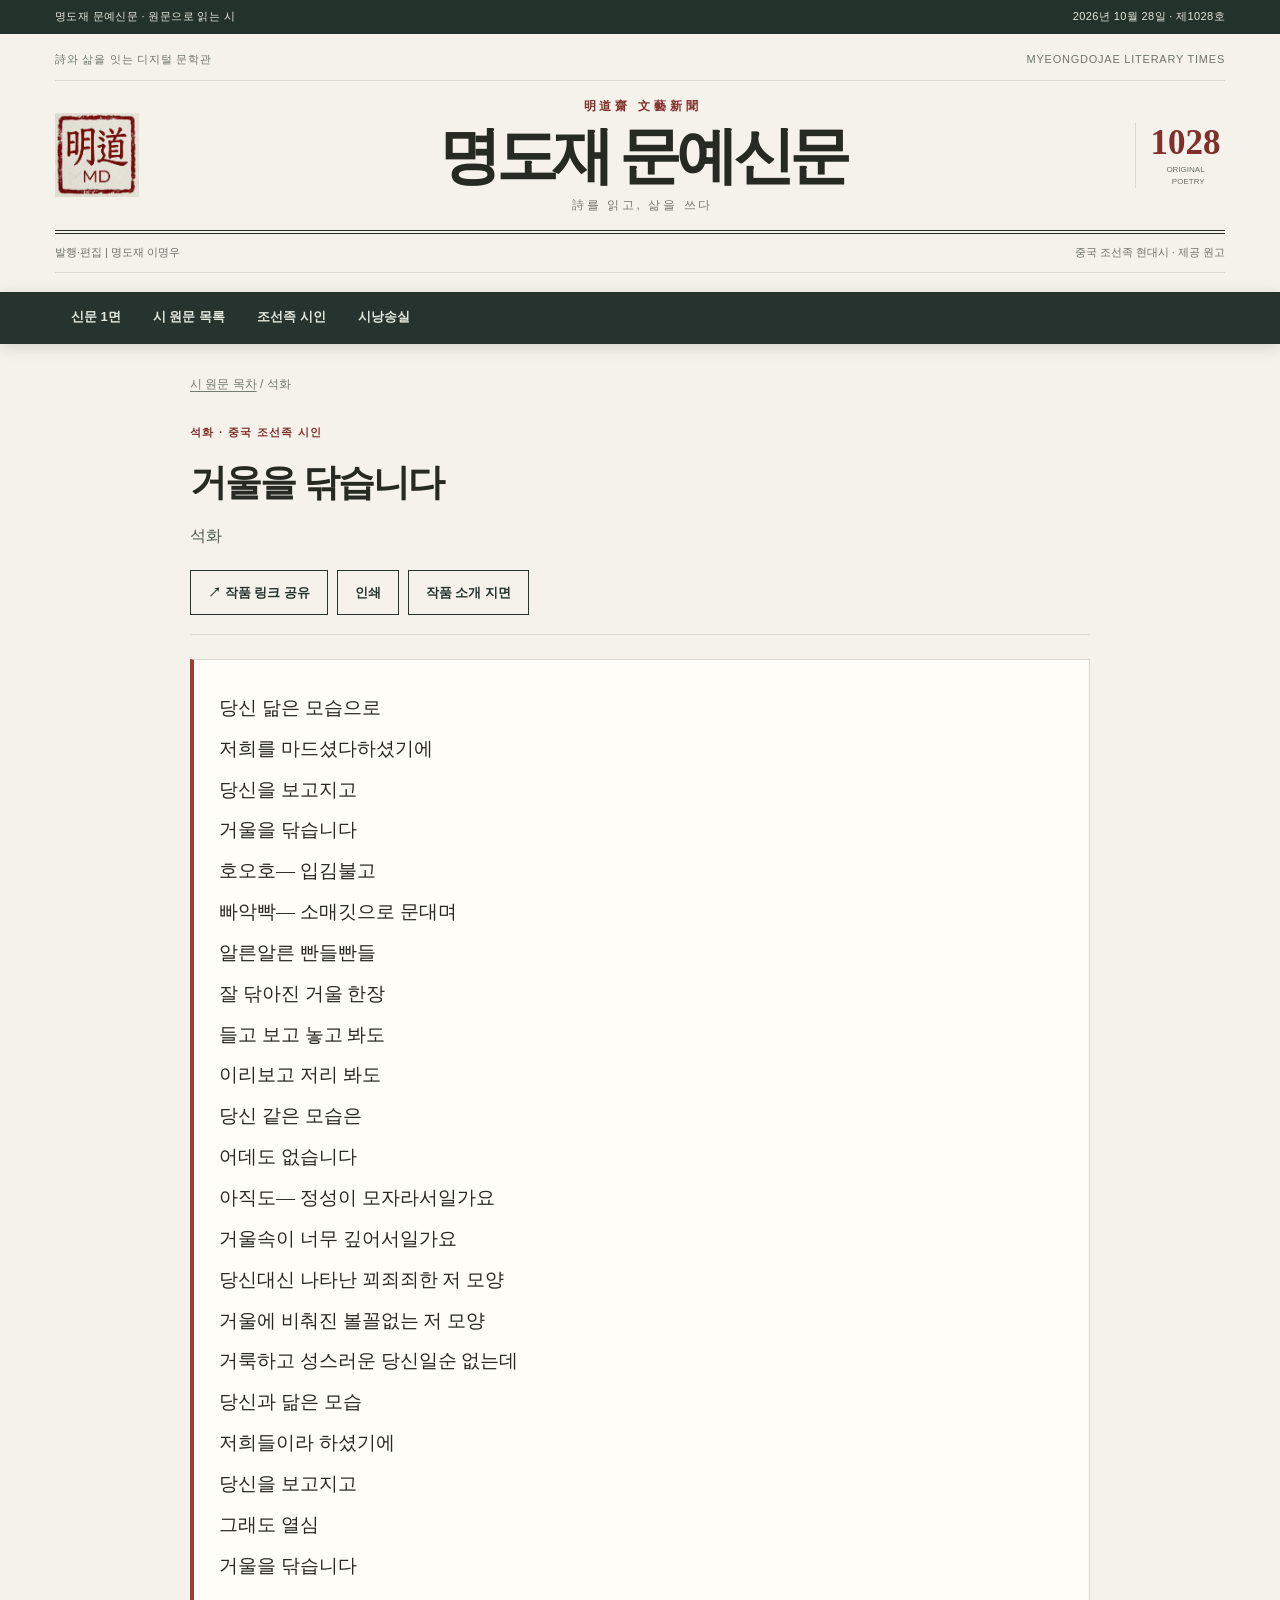
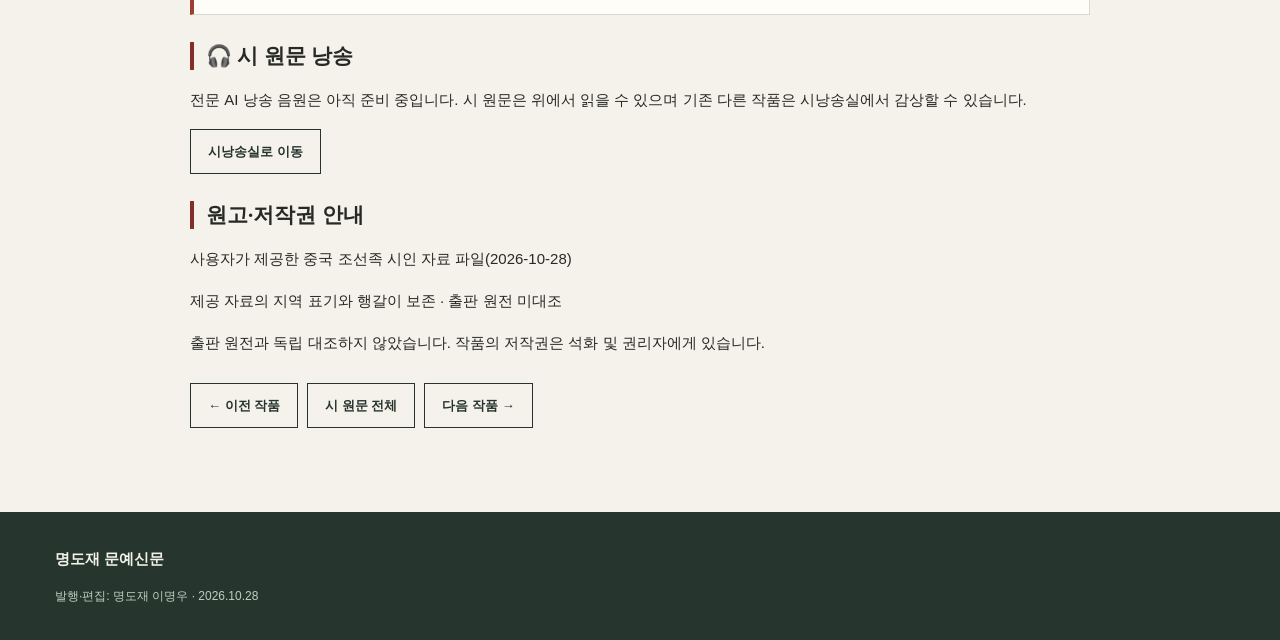
<file: myeongdo-1028/works/c-09/index.html>
<!doctype html><html lang="ko"><head><meta charset="utf-8"><meta name="viewport" content="width=device-width,initial-scale=1"><title>거울을 닦습니다 · 석화 | 명도재 문예신문 1028</title><meta name="description" content="석화 「거울을 닦습니다」 · 명도재 문예신문 2026년 10월 28일호 · 시 원문 읽기"><link rel="canonical" href="https://myeongdo-1028.vercel.app/works/c-09/"><meta property="og:type" content="article"><meta property="og:locale" content="ko_KR"><meta property="og:title" content="거울을 닦습니다 · 석화"><meta property="og:description" content="석화 「거울을 닦습니다」 · 명도재 문예신문 2026년 10월 28일호 · 시 원문 읽기"><meta property="og:url" content="https://myeongdo-1028.vercel.app/works/c-09/"><meta property="og:image" content="https://myeongdo-1028.vercel.app/assets/issue-1028-social.png"><meta property="og:image:width" content="1200"><meta property="og:image:height" content="630"><meta name="twitter:card" content="summary_large_image"><link rel="stylesheet" href="../../styles.css?v=20261028-originals5"></head><body><a class="skip" href="#main">본문으로 바로 가기</a><div class="topbar"><div class="container topbar-inner"><span>명도재 문예신문 · 원문으로 읽는 시</span><time datetime="2026-10-28">2026년 10월 28일 · 제1028호</time></div></div><header class="site-head container"><div class="head-over"><span>詩와 삶을 잇는 디지털 문학관</span><span>MYEONGDOJAE LITERARY TIMES</span></div><div class="mast-grid"><img class="mast-seal" src="../../assets/myeongdo-seal.webp" alt="명도 도장"><a class="mast-word" href="../../#home"><span class="hanja">明道齋 文藝新聞</span><strong>명도재 문예신문</strong><small>詩를 읽고, 삶을 쓰다</small></a><div class="edition"><strong>1028</strong><span>ORIGINAL<br>POETRY</span></div></div><div class="head-bottom"><span>발행·편집 | 명도재 이명우</span><span>중국 조선족 현대시 · 제공 원고</span></div></header><nav class="main-nav"><div class="container nav-links"><a href="../../#home">신문 1면</a><a href="../../#originals">시 원문 목록</a><a href="../../#china">조선족 시인</a><a href="../../#audio">시낭송실</a></div></nav><main id="main" class="container original-page" tabindex="-1"><div class="breadcrumbs"><a href="../../#originals">시 원문 목차</a> / 석화</div><article><header class="detail-head"><span class="eyebrow">석화 · 중국 조선족 시인</span><h1>거울을 닦습니다</h1><p class="lead">석화</p><div class="read-actions"><button class="btn" id="share">↗ 작품 링크 공유</button><button class="btn" id="print">인쇄</button><a class="btn" href="../../#c-09">작품 소개 지면</a></div></header><div class="original-block authorized-poem" lang="ko">당신 닮은 모습으로
저희를 마드셨다하셨기에
당신을 보고지고
거울을 닦습니다
호오호— 입김불고
빠악빡— 소매깃으로 문대며
알른알른 빤들빤들
잘 닦아진 거울 한장
들고 보고 놓고 봐도
이리보고 저리 봐도
당신 같은 모습은
어데도 없습니다
아직도— 정성이 모자라서일가요
거울속이 너무 깊어서일가요
당신대신 나타난 꾀죄죄한 저 모양
거울에 비춰진 볼꼴없는 저 모양
거룩하고 성스러운 당신일순 없는데
당신과 닮은 모습
저희들이라 하셨기에
당신을 보고지고
그래도 열심
거울을 닦습니다</div><section class="detail-section"><h2>🎧 시 원문 낭송</h2><p>전문 AI 낭송 음원은 아직 준비 중입니다. 시 원문은 위에서 읽을 수 있으며 기존 다른 작품은 시낭송실에서 감상할 수 있습니다.</p><a class="btn" href="../../#audio">시낭송실로 이동</a></section><section class="detail-section"><h2>원고·저작권 안내</h2><p>사용자가 제공한 중국 조선족 시인 자료 파일(2026-10-28)</p><p>제공 자료의 지역 표기와 행갈이 보존 · 출판 원전 미대조</p><p>출판 원전과 독립 대조하지 않았습니다. 작품의 저작권은 석화 및 권리자에게 있습니다.</p><p class="meta" id="share-status" role="status"></p></section></article><nav class="read-actions"><a class="btn" href="../c-08/">← 이전 작품</a><a class="btn" href="../../#originals">시 원문 전체</a><a class="btn" href="../c-10/">다음 작품 →</a></nav></main><footer class="footer"><div class="container"><strong>명도재 문예신문</strong><p>발행·편집: 명도재 이명우 · 2026.10.28</p></div></footer><script>'use strict';document.querySelector('#print').onclick=()=>window.print();document.querySelector('#share').onclick=async()=>{const url=document.querySelector('link[rel="canonical"]').href, el=document.querySelector('#share-status');try{if(navigator.share)await navigator.share({title:document.title,url});else if(navigator.clipboard){await navigator.clipboard.writeText(url);el.textContent='작품 주소를 복사했습니다.';}else el.textContent='주소창의 주소를 복사해 주세요.';}catch(err){if(err.name!=='AbortError')el.textContent='주소창의 주소를 복사해 주세요.'}};</script></body></html>
</file>
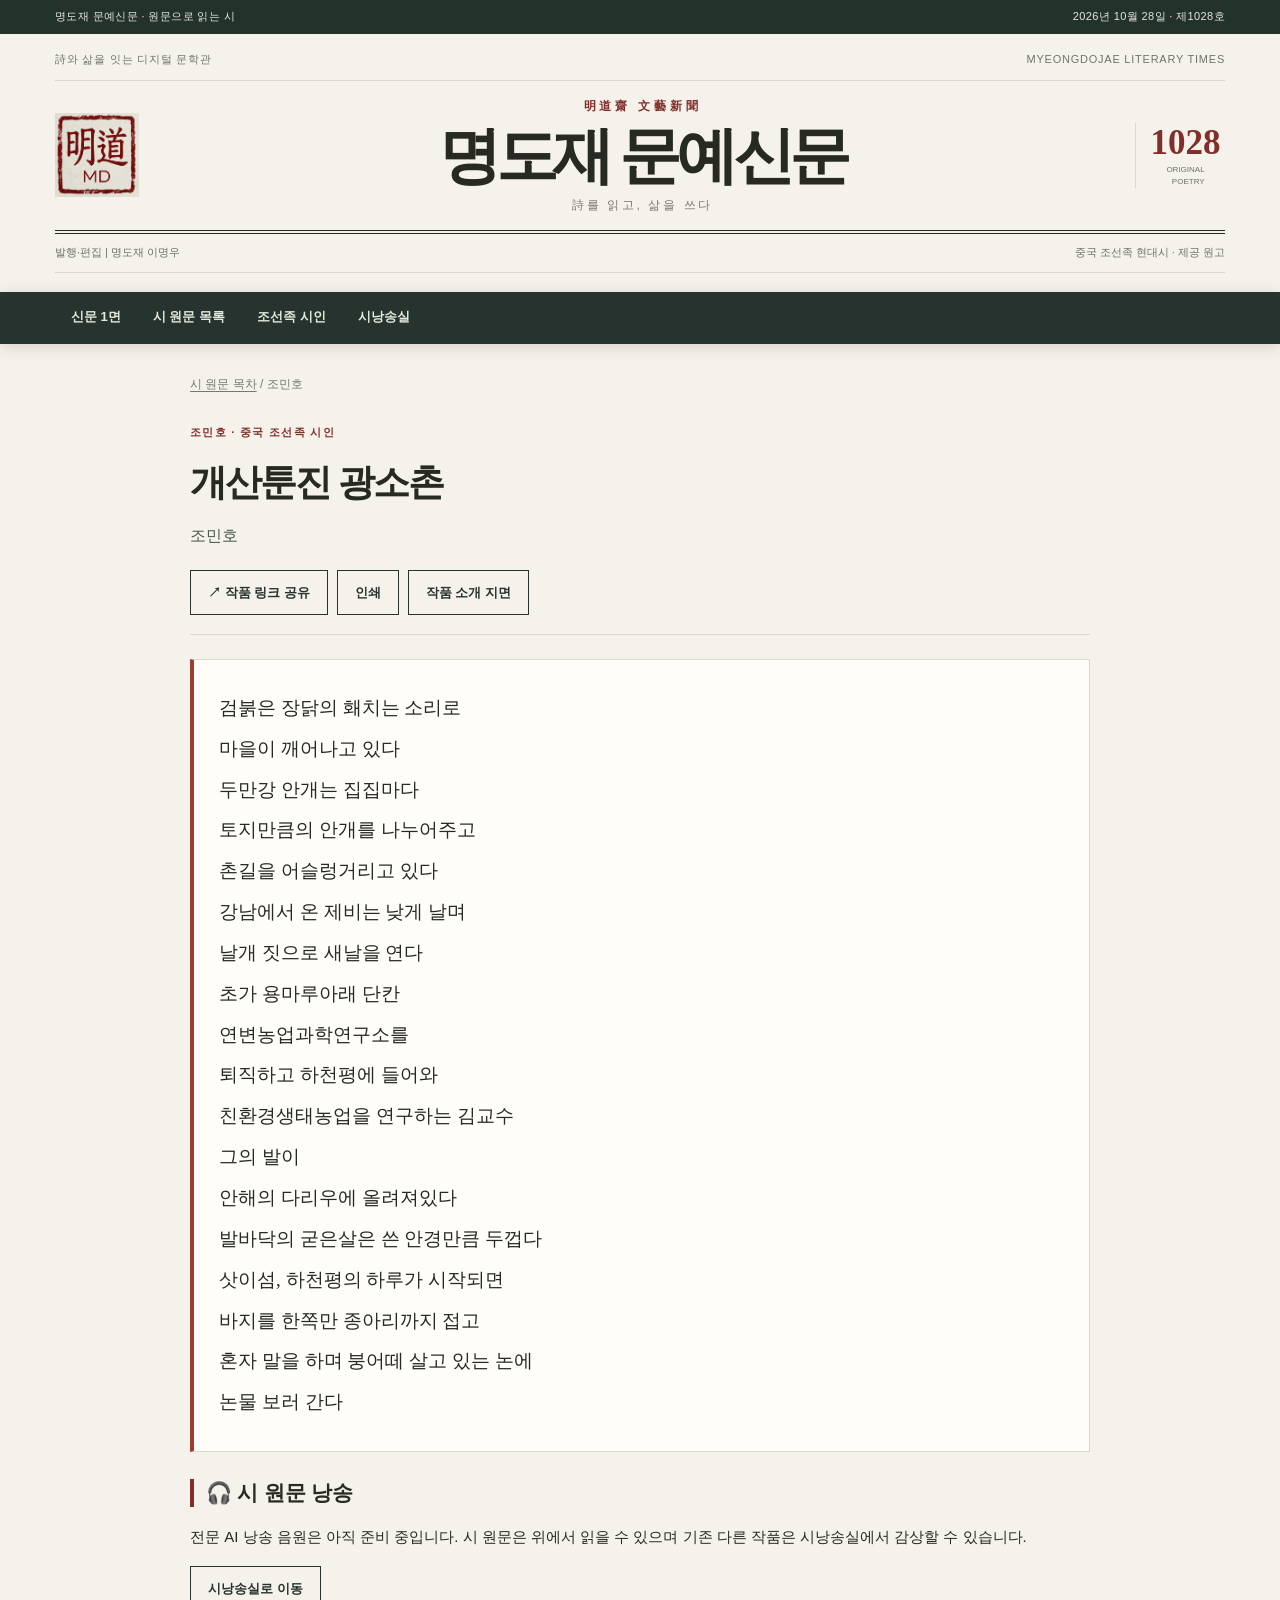
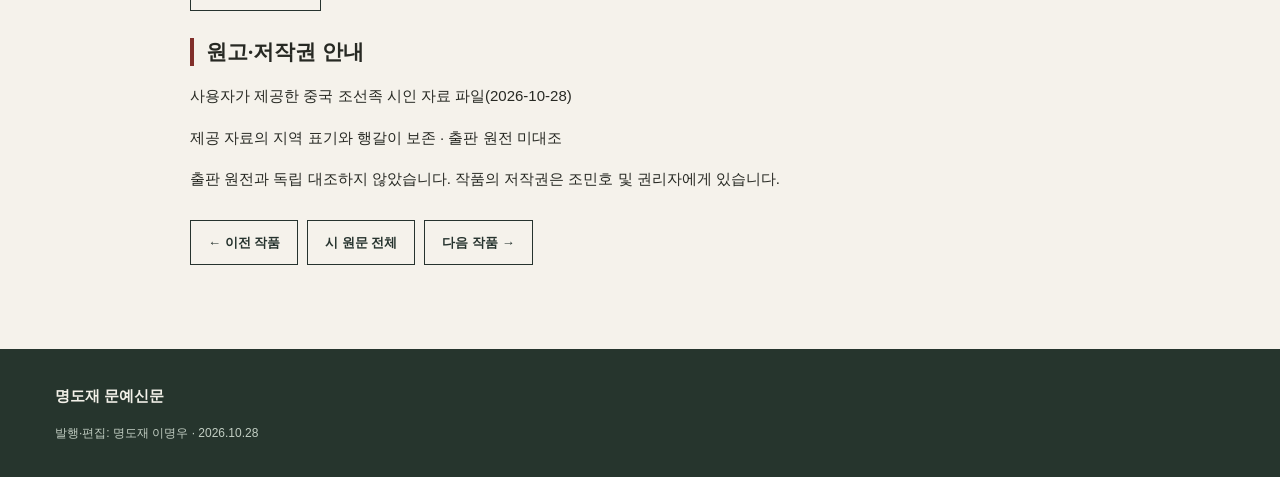
<file: myeongdo-1028/works/c-10/index.html>
<!doctype html><html lang="ko"><head><meta charset="utf-8"><meta name="viewport" content="width=device-width,initial-scale=1"><title>개산툰진 광소촌 · 조민호 | 명도재 문예신문 1028</title><meta name="description" content="조민호 「개산툰진 광소촌」 · 명도재 문예신문 2026년 10월 28일호 · 시 원문 읽기"><link rel="canonical" href="https://myeongdo-1028.vercel.app/works/c-10/"><meta property="og:type" content="article"><meta property="og:locale" content="ko_KR"><meta property="og:title" content="개산툰진 광소촌 · 조민호"><meta property="og:description" content="조민호 「개산툰진 광소촌」 · 명도재 문예신문 2026년 10월 28일호 · 시 원문 읽기"><meta property="og:url" content="https://myeongdo-1028.vercel.app/works/c-10/"><meta property="og:image" content="https://myeongdo-1028.vercel.app/assets/issue-1028-social.png"><meta property="og:image:width" content="1200"><meta property="og:image:height" content="630"><meta name="twitter:card" content="summary_large_image"><link rel="stylesheet" href="../../styles.css?v=20261028-originals5"></head><body><a class="skip" href="#main">본문으로 바로 가기</a><div class="topbar"><div class="container topbar-inner"><span>명도재 문예신문 · 원문으로 읽는 시</span><time datetime="2026-10-28">2026년 10월 28일 · 제1028호</time></div></div><header class="site-head container"><div class="head-over"><span>詩와 삶을 잇는 디지털 문학관</span><span>MYEONGDOJAE LITERARY TIMES</span></div><div class="mast-grid"><img class="mast-seal" src="../../assets/myeongdo-seal.webp" alt="명도 도장"><a class="mast-word" href="../../#home"><span class="hanja">明道齋 文藝新聞</span><strong>명도재 문예신문</strong><small>詩를 읽고, 삶을 쓰다</small></a><div class="edition"><strong>1028</strong><span>ORIGINAL<br>POETRY</span></div></div><div class="head-bottom"><span>발행·편집 | 명도재 이명우</span><span>중국 조선족 현대시 · 제공 원고</span></div></header><nav class="main-nav"><div class="container nav-links"><a href="../../#home">신문 1면</a><a href="../../#originals">시 원문 목록</a><a href="../../#china">조선족 시인</a><a href="../../#audio">시낭송실</a></div></nav><main id="main" class="container original-page" tabindex="-1"><div class="breadcrumbs"><a href="../../#originals">시 원문 목차</a> / 조민호</div><article><header class="detail-head"><span class="eyebrow">조민호 · 중국 조선족 시인</span><h1>개산툰진 광소촌</h1><p class="lead">조민호</p><div class="read-actions"><button class="btn" id="share">↗ 작품 링크 공유</button><button class="btn" id="print">인쇄</button><a class="btn" href="../../#c-10">작품 소개 지면</a></div></header><div class="original-block authorized-poem" lang="ko">검붉은 장닭의 홰치는 소리로
마을이 깨어나고 있다
두만강 안개는 집집마다
토지만큼의 안개를 나누어주고
촌길을 어슬렁거리고 있다
강남에서 온 제비는 낮게 날며
날개 짓으로 새날을 연다
초가 용마루아래 단칸
연변농업과학연구소를 
퇴직하고 하천평에 들어와
친환경생태농업을 연구하는 김교수
그의 발이
안해의 다리우에 올려져있다
발바닥의 굳은살은 쓴 안경만큼 두껍다
삿이섬, 하천평의 하루가 시작되면
바지를 한쪽만 종아리까지 접고
혼자 말을 하며 붕어떼 살고 있는 논에
논물 보러 간다</div><section class="detail-section"><h2>🎧 시 원문 낭송</h2><p>전문 AI 낭송 음원은 아직 준비 중입니다. 시 원문은 위에서 읽을 수 있으며 기존 다른 작품은 시낭송실에서 감상할 수 있습니다.</p><a class="btn" href="../../#audio">시낭송실로 이동</a></section><section class="detail-section"><h2>원고·저작권 안내</h2><p>사용자가 제공한 중국 조선족 시인 자료 파일(2026-10-28)</p><p>제공 자료의 지역 표기와 행갈이 보존 · 출판 원전 미대조</p><p>출판 원전과 독립 대조하지 않았습니다. 작품의 저작권은 조민호 및 권리자에게 있습니다.</p><p class="meta" id="share-status" role="status"></p></section></article><nav class="read-actions"><a class="btn" href="../c-09/">← 이전 작품</a><a class="btn" href="../../#originals">시 원문 전체</a><a class="btn" href="../c-11/">다음 작품 →</a></nav></main><footer class="footer"><div class="container"><strong>명도재 문예신문</strong><p>발행·편집: 명도재 이명우 · 2026.10.28</p></div></footer><script>'use strict';document.querySelector('#print').onclick=()=>window.print();document.querySelector('#share').onclick=async()=>{const url=document.querySelector('link[rel="canonical"]').href, el=document.querySelector('#share-status');try{if(navigator.share)await navigator.share({title:document.title,url});else if(navigator.clipboard){await navigator.clipboard.writeText(url);el.textContent='작품 주소를 복사했습니다.';}else el.textContent='주소창의 주소를 복사해 주세요.';}catch(err){if(err.name!=='AbortError')el.textContent='주소창의 주소를 복사해 주세요.'}};</script></body></html>
</file>
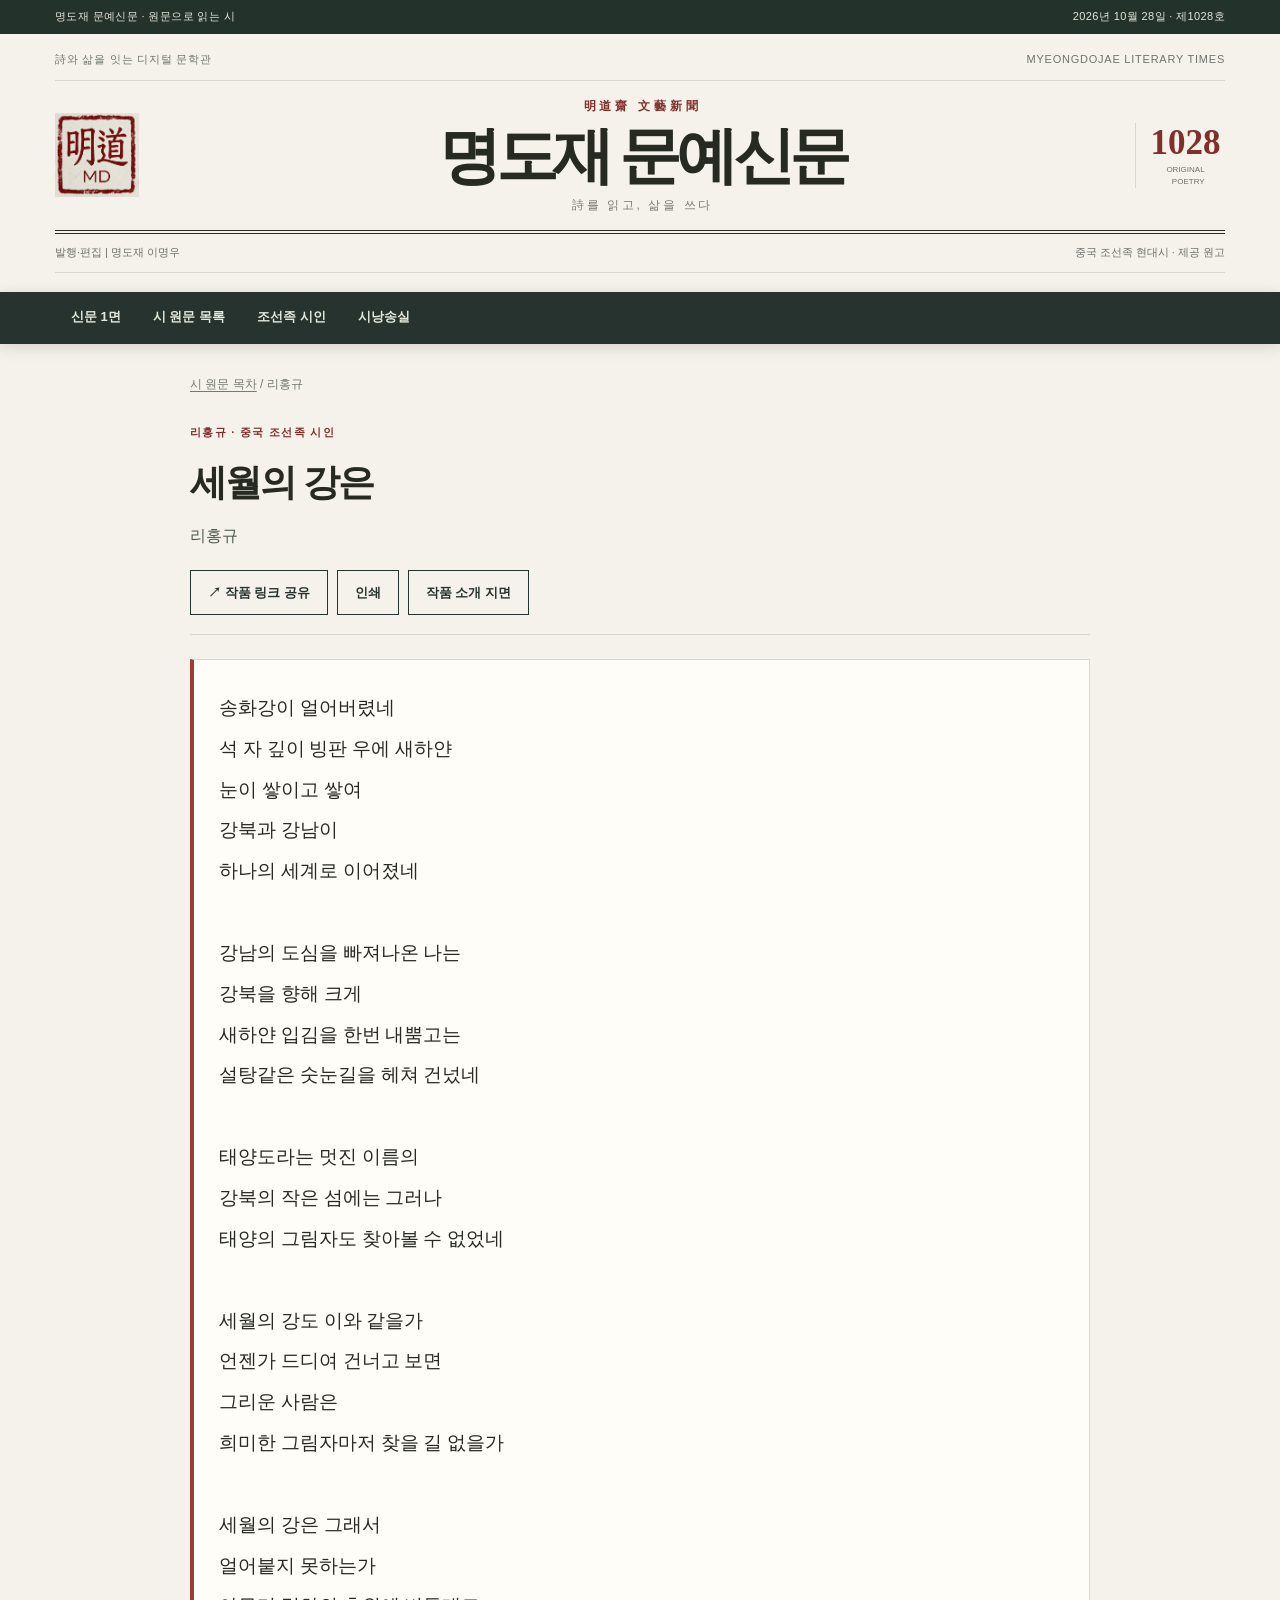
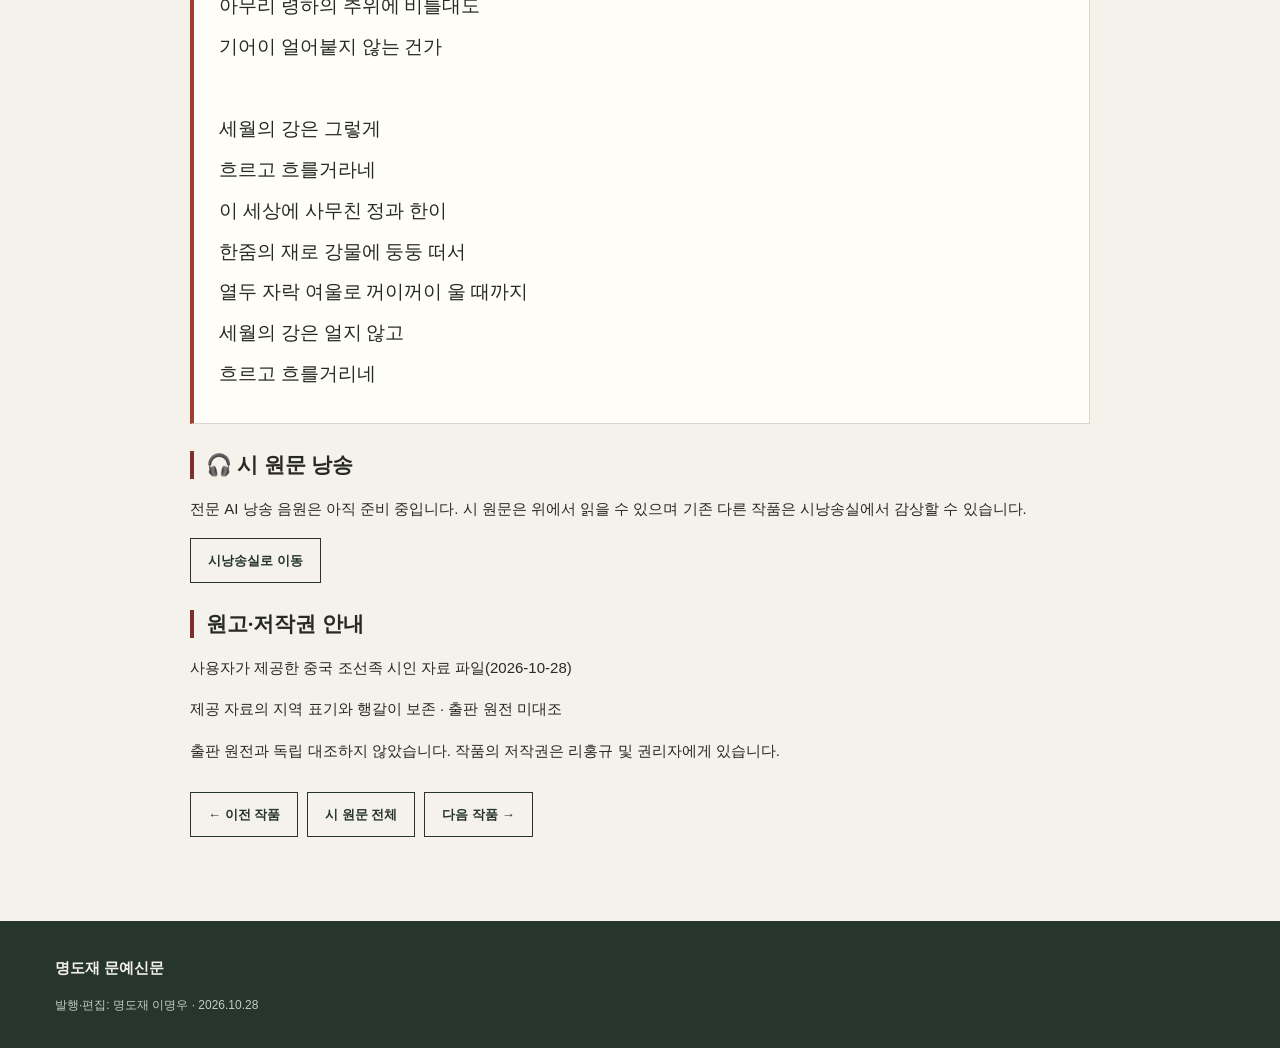
<file: myeongdo-1028/works/c-11/index.html>
<!doctype html><html lang="ko"><head><meta charset="utf-8"><meta name="viewport" content="width=device-width,initial-scale=1"><title>세월의 강은 · 리홍규 | 명도재 문예신문 1028</title><meta name="description" content="리홍규 「세월의 강은」 · 명도재 문예신문 2026년 10월 28일호 · 시 원문 읽기"><link rel="canonical" href="https://myeongdo-1028.vercel.app/works/c-11/"><meta property="og:type" content="article"><meta property="og:locale" content="ko_KR"><meta property="og:title" content="세월의 강은 · 리홍규"><meta property="og:description" content="리홍규 「세월의 강은」 · 명도재 문예신문 2026년 10월 28일호 · 시 원문 읽기"><meta property="og:url" content="https://myeongdo-1028.vercel.app/works/c-11/"><meta property="og:image" content="https://myeongdo-1028.vercel.app/assets/issue-1028-social.png"><meta property="og:image:width" content="1200"><meta property="og:image:height" content="630"><meta name="twitter:card" content="summary_large_image"><link rel="stylesheet" href="../../styles.css?v=20261028-originals5"></head><body><a class="skip" href="#main">본문으로 바로 가기</a><div class="topbar"><div class="container topbar-inner"><span>명도재 문예신문 · 원문으로 읽는 시</span><time datetime="2026-10-28">2026년 10월 28일 · 제1028호</time></div></div><header class="site-head container"><div class="head-over"><span>詩와 삶을 잇는 디지털 문학관</span><span>MYEONGDOJAE LITERARY TIMES</span></div><div class="mast-grid"><img class="mast-seal" src="../../assets/myeongdo-seal.webp" alt="명도 도장"><a class="mast-word" href="../../#home"><span class="hanja">明道齋 文藝新聞</span><strong>명도재 문예신문</strong><small>詩를 읽고, 삶을 쓰다</small></a><div class="edition"><strong>1028</strong><span>ORIGINAL<br>POETRY</span></div></div><div class="head-bottom"><span>발행·편집 | 명도재 이명우</span><span>중국 조선족 현대시 · 제공 원고</span></div></header><nav class="main-nav"><div class="container nav-links"><a href="../../#home">신문 1면</a><a href="../../#originals">시 원문 목록</a><a href="../../#china">조선족 시인</a><a href="../../#audio">시낭송실</a></div></nav><main id="main" class="container original-page" tabindex="-1"><div class="breadcrumbs"><a href="../../#originals">시 원문 목차</a> / 리홍규</div><article><header class="detail-head"><span class="eyebrow">리홍규 · 중국 조선족 시인</span><h1>세월의 강은</h1><p class="lead">리홍규</p><div class="read-actions"><button class="btn" id="share">↗ 작품 링크 공유</button><button class="btn" id="print">인쇄</button><a class="btn" href="../../#c-11">작품 소개 지면</a></div></header><div class="original-block authorized-poem" lang="ko">송화강이 얼어버렸네
석 자 깊이 빙판 우에 새하얀
눈이 쌓이고 쌓여
강북과 강남이
하나의 세계로 이어졌네

강남의 도심을 빠져나온 나는
강북을 향해 크게
새하얀 입김을 한번 내뿜고는
설탕같은 숫눈길을 헤쳐 건넜네

태양도라는 멋진 이름의
강북의 작은 섬에는 그러나
태양의 그림자도 찾아볼 수 없었네

세월의 강도 이와 같을가
언젠가 드디여 건너고 보면
그리운 사람은
희미한 그림자마저 찾을 길 없을가

세월의 강은 그래서
얼어붙지 못하는가
아무리 령하의 추위에 비틀대도
기어이 얼어붙지 않는 건가

세월의 강은 그렇게
흐르고 흐를거라네
이 세상에 사무친 정과 한이
한줌의 재로 강물에 둥둥 떠서
열두 자락 여울로 꺼이꺼이 울 때까지
세월의 강은 얼지 않고
흐르고 흐를거리네</div><section class="detail-section"><h2>🎧 시 원문 낭송</h2><p>전문 AI 낭송 음원은 아직 준비 중입니다. 시 원문은 위에서 읽을 수 있으며 기존 다른 작품은 시낭송실에서 감상할 수 있습니다.</p><a class="btn" href="../../#audio">시낭송실로 이동</a></section><section class="detail-section"><h2>원고·저작권 안내</h2><p>사용자가 제공한 중국 조선족 시인 자료 파일(2026-10-28)</p><p>제공 자료의 지역 표기와 행갈이 보존 · 출판 원전 미대조</p><p>출판 원전과 독립 대조하지 않았습니다. 작품의 저작권은 리홍규 및 권리자에게 있습니다.</p><p class="meta" id="share-status" role="status"></p></section></article><nav class="read-actions"><a class="btn" href="../c-10/">← 이전 작품</a><a class="btn" href="../../#originals">시 원문 전체</a><a class="btn" href="../c-13/">다음 작품 →</a></nav></main><footer class="footer"><div class="container"><strong>명도재 문예신문</strong><p>발행·편집: 명도재 이명우 · 2026.10.28</p></div></footer><script>'use strict';document.querySelector('#print').onclick=()=>window.print();document.querySelector('#share').onclick=async()=>{const url=document.querySelector('link[rel="canonical"]').href, el=document.querySelector('#share-status');try{if(navigator.share)await navigator.share({title:document.title,url});else if(navigator.clipboard){await navigator.clipboard.writeText(url);el.textContent='작품 주소를 복사했습니다.';}else el.textContent='주소창의 주소를 복사해 주세요.';}catch(err){if(err.name!=='AbortError')el.textContent='주소창의 주소를 복사해 주세요.'}};</script></body></html>
</file>
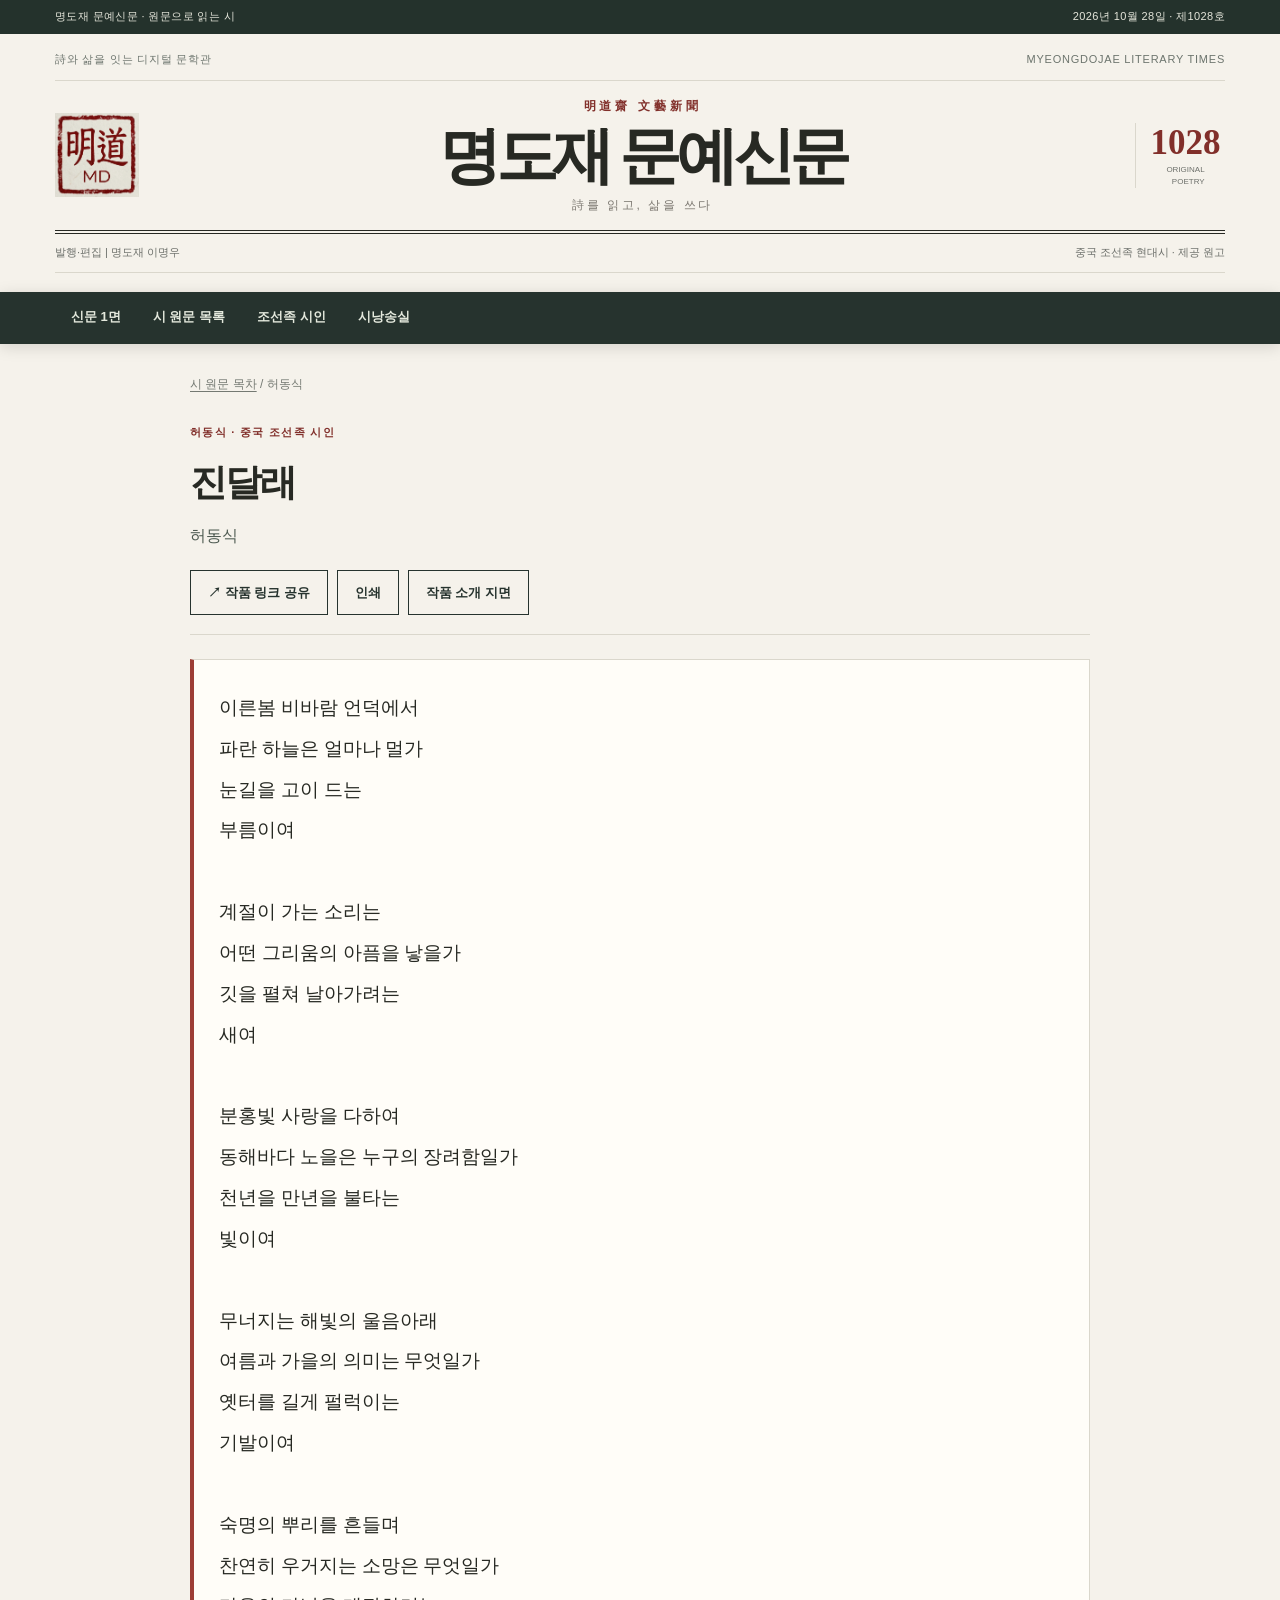
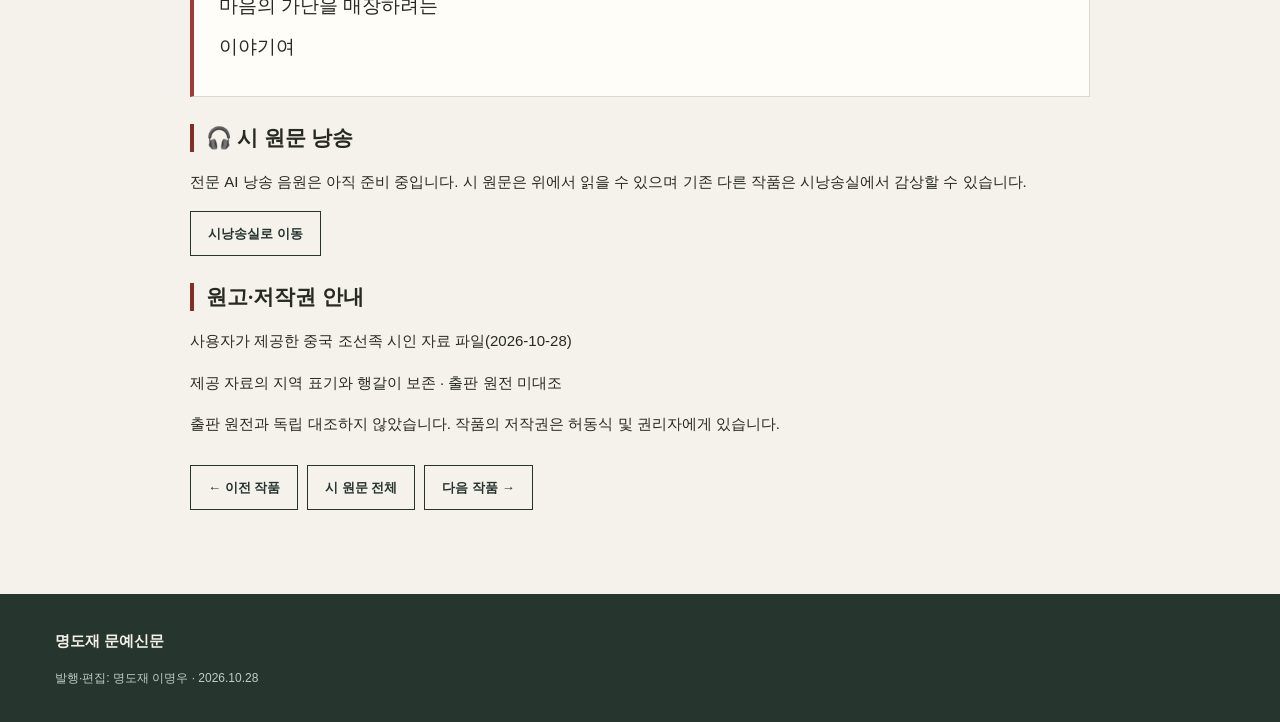
<file: myeongdo-1028/works/c-13/index.html>
<!doctype html><html lang="ko"><head><meta charset="utf-8"><meta name="viewport" content="width=device-width,initial-scale=1"><title>진달래 · 허동식 | 명도재 문예신문 1028</title><meta name="description" content="허동식 「진달래」 · 명도재 문예신문 2026년 10월 28일호 · 시 원문 읽기"><link rel="canonical" href="https://myeongdo-1028.vercel.app/works/c-13/"><meta property="og:type" content="article"><meta property="og:locale" content="ko_KR"><meta property="og:title" content="진달래 · 허동식"><meta property="og:description" content="허동식 「진달래」 · 명도재 문예신문 2026년 10월 28일호 · 시 원문 읽기"><meta property="og:url" content="https://myeongdo-1028.vercel.app/works/c-13/"><meta property="og:image" content="https://myeongdo-1028.vercel.app/assets/issue-1028-social.png"><meta property="og:image:width" content="1200"><meta property="og:image:height" content="630"><meta name="twitter:card" content="summary_large_image"><link rel="stylesheet" href="../../styles.css?v=20261028-originals5"></head><body><a class="skip" href="#main">본문으로 바로 가기</a><div class="topbar"><div class="container topbar-inner"><span>명도재 문예신문 · 원문으로 읽는 시</span><time datetime="2026-10-28">2026년 10월 28일 · 제1028호</time></div></div><header class="site-head container"><div class="head-over"><span>詩와 삶을 잇는 디지털 문학관</span><span>MYEONGDOJAE LITERARY TIMES</span></div><div class="mast-grid"><img class="mast-seal" src="../../assets/myeongdo-seal.webp" alt="명도 도장"><a class="mast-word" href="../../#home"><span class="hanja">明道齋 文藝新聞</span><strong>명도재 문예신문</strong><small>詩를 읽고, 삶을 쓰다</small></a><div class="edition"><strong>1028</strong><span>ORIGINAL<br>POETRY</span></div></div><div class="head-bottom"><span>발행·편집 | 명도재 이명우</span><span>중국 조선족 현대시 · 제공 원고</span></div></header><nav class="main-nav"><div class="container nav-links"><a href="../../#home">신문 1면</a><a href="../../#originals">시 원문 목록</a><a href="../../#china">조선족 시인</a><a href="../../#audio">시낭송실</a></div></nav><main id="main" class="container original-page" tabindex="-1"><div class="breadcrumbs"><a href="../../#originals">시 원문 목차</a> / 허동식</div><article><header class="detail-head"><span class="eyebrow">허동식 · 중국 조선족 시인</span><h1>진달래</h1><p class="lead">허동식</p><div class="read-actions"><button class="btn" id="share">↗ 작품 링크 공유</button><button class="btn" id="print">인쇄</button><a class="btn" href="../../#c-13">작품 소개 지면</a></div></header><div class="original-block authorized-poem" lang="ko">이른봄 비바람 언덕에서
파란 하늘은 얼마나 멀가
눈길을 고이 드는
부름이여

계절이 가는 소리는
어떤 그리움의 아픔을 낳을가
깃을 펼쳐 날아가려는
새여

분홍빛 사랑을 다하여
동해바다 노을은 누구의 장려함일가
천년을 만년을 불타는
빛이여

무너지는 해빛의 울음아래
여름과 가을의 의미는 무엇일가
옛터를 길게 펄럭이는
기발이여

숙명의 뿌리를 흔들며
찬연히 우거지는 소망은 무엇일가
마음의 가난을 매장하려는
이야기여</div><section class="detail-section"><h2>🎧 시 원문 낭송</h2><p>전문 AI 낭송 음원은 아직 준비 중입니다. 시 원문은 위에서 읽을 수 있으며 기존 다른 작품은 시낭송실에서 감상할 수 있습니다.</p><a class="btn" href="../../#audio">시낭송실로 이동</a></section><section class="detail-section"><h2>원고·저작권 안내</h2><p>사용자가 제공한 중국 조선족 시인 자료 파일(2026-10-28)</p><p>제공 자료의 지역 표기와 행갈이 보존 · 출판 원전 미대조</p><p>출판 원전과 독립 대조하지 않았습니다. 작품의 저작권은 허동식 및 권리자에게 있습니다.</p><p class="meta" id="share-status" role="status"></p></section></article><nav class="read-actions"><a class="btn" href="../c-11/">← 이전 작품</a><a class="btn" href="../../#originals">시 원문 전체</a><a class="btn" href="../c-14/">다음 작품 →</a></nav></main><footer class="footer"><div class="container"><strong>명도재 문예신문</strong><p>발행·편집: 명도재 이명우 · 2026.10.28</p></div></footer><script>'use strict';document.querySelector('#print').onclick=()=>window.print();document.querySelector('#share').onclick=async()=>{const url=document.querySelector('link[rel="canonical"]').href, el=document.querySelector('#share-status');try{if(navigator.share)await navigator.share({title:document.title,url});else if(navigator.clipboard){await navigator.clipboard.writeText(url);el.textContent='작품 주소를 복사했습니다.';}else el.textContent='주소창의 주소를 복사해 주세요.';}catch(err){if(err.name!=='AbortError')el.textContent='주소창의 주소를 복사해 주세요.'}};</script></body></html>
</file>
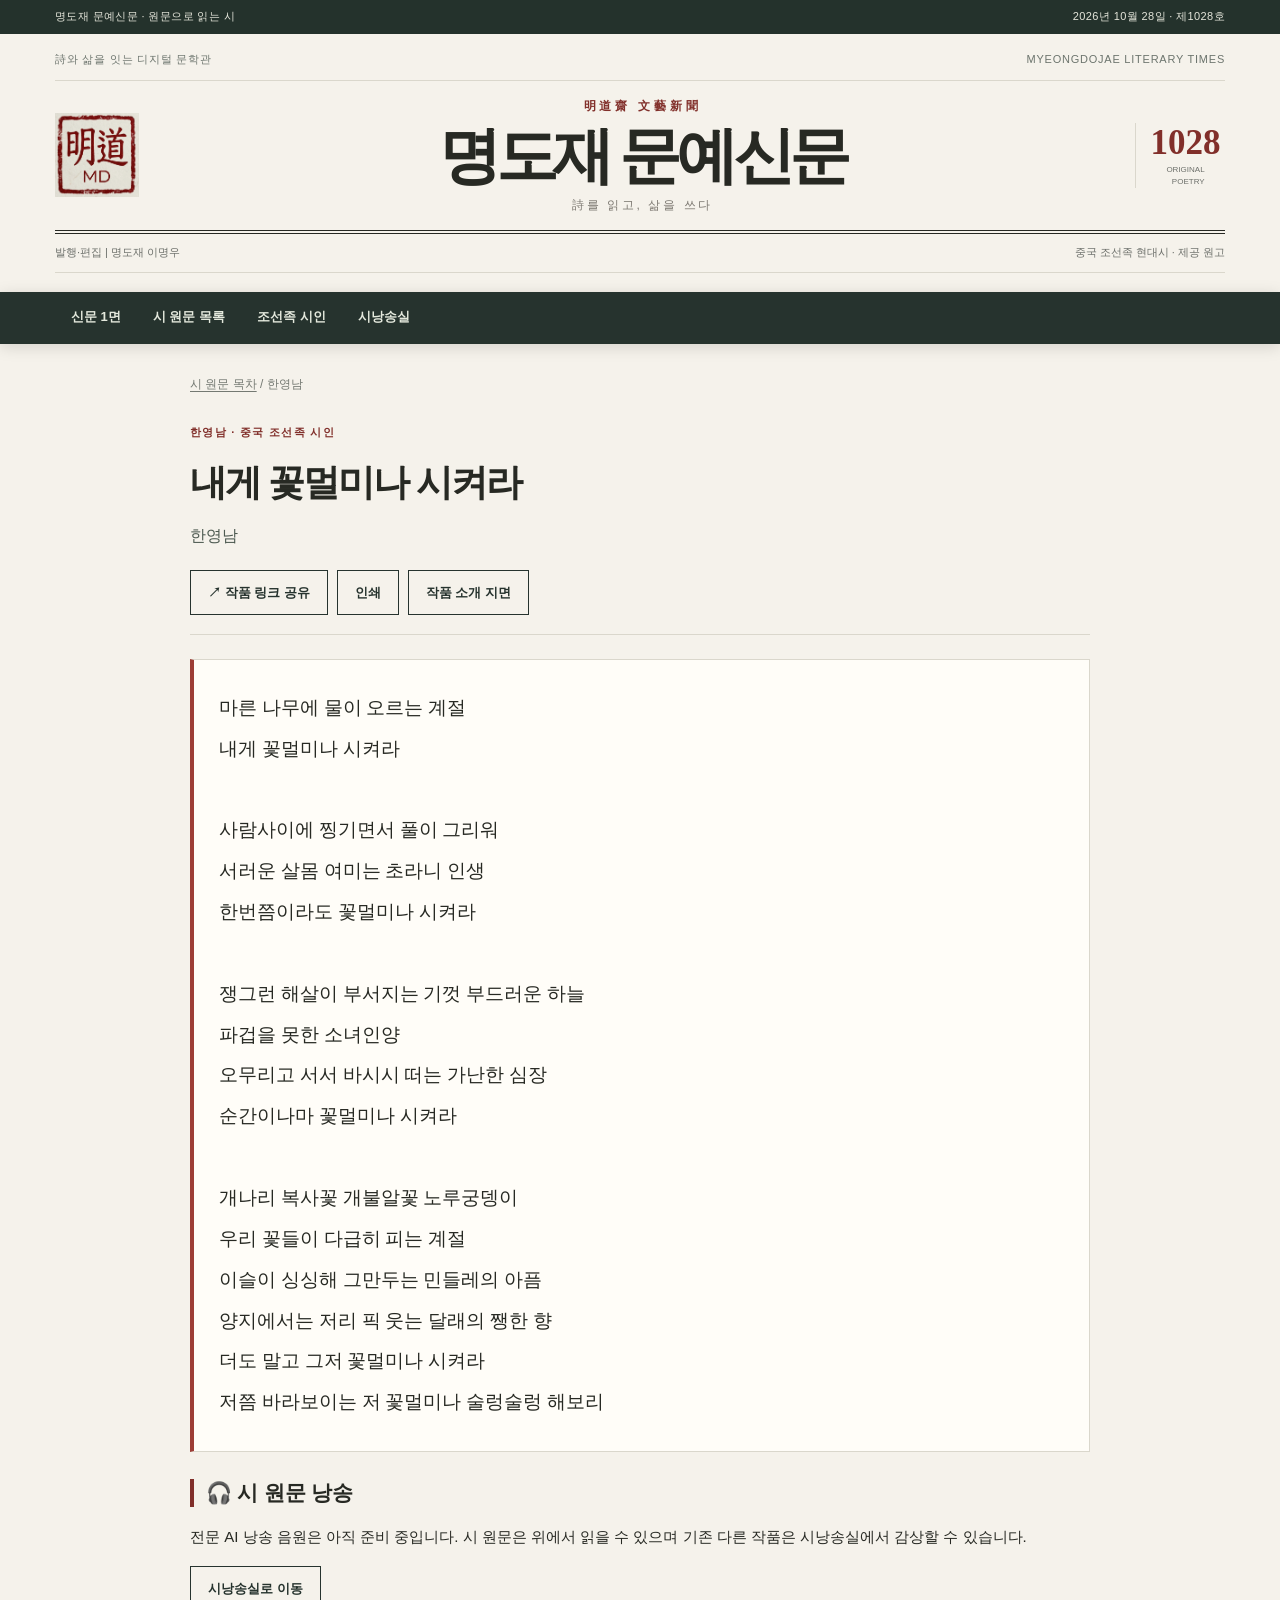
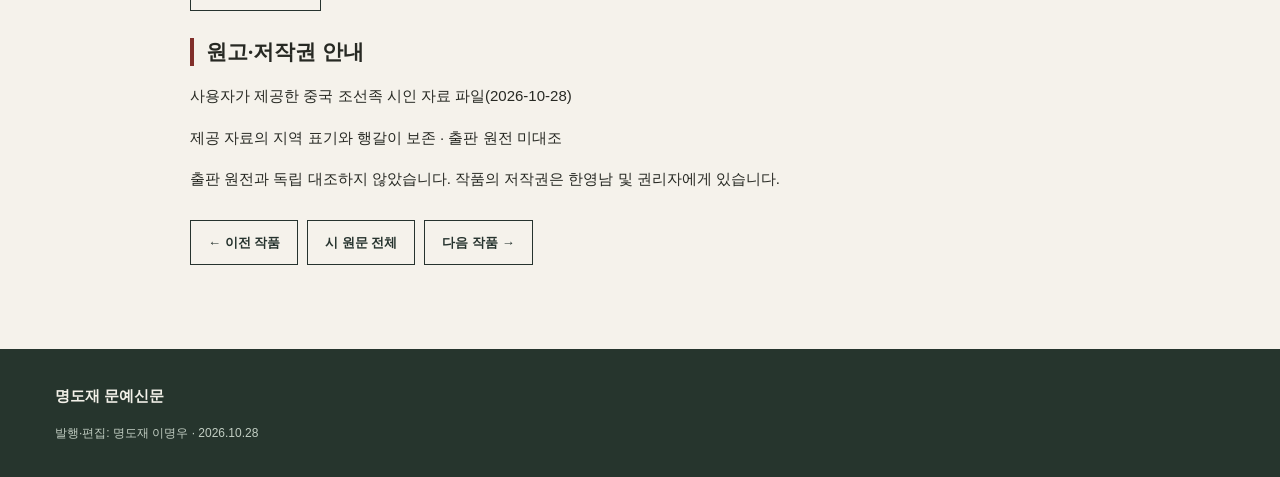
<file: myeongdo-1028/works/c-14/index.html>
<!doctype html><html lang="ko"><head><meta charset="utf-8"><meta name="viewport" content="width=device-width,initial-scale=1"><title>내게 꽃멀미나 시켜라 · 한영남 | 명도재 문예신문 1028</title><meta name="description" content="한영남 「내게 꽃멀미나 시켜라」 · 명도재 문예신문 2026년 10월 28일호 · 시 원문 읽기"><link rel="canonical" href="https://myeongdo-1028.vercel.app/works/c-14/"><meta property="og:type" content="article"><meta property="og:locale" content="ko_KR"><meta property="og:title" content="내게 꽃멀미나 시켜라 · 한영남"><meta property="og:description" content="한영남 「내게 꽃멀미나 시켜라」 · 명도재 문예신문 2026년 10월 28일호 · 시 원문 읽기"><meta property="og:url" content="https://myeongdo-1028.vercel.app/works/c-14/"><meta property="og:image" content="https://myeongdo-1028.vercel.app/assets/issue-1028-social.png"><meta property="og:image:width" content="1200"><meta property="og:image:height" content="630"><meta name="twitter:card" content="summary_large_image"><link rel="stylesheet" href="../../styles.css?v=20261028-originals5"></head><body><a class="skip" href="#main">본문으로 바로 가기</a><div class="topbar"><div class="container topbar-inner"><span>명도재 문예신문 · 원문으로 읽는 시</span><time datetime="2026-10-28">2026년 10월 28일 · 제1028호</time></div></div><header class="site-head container"><div class="head-over"><span>詩와 삶을 잇는 디지털 문학관</span><span>MYEONGDOJAE LITERARY TIMES</span></div><div class="mast-grid"><img class="mast-seal" src="../../assets/myeongdo-seal.webp" alt="명도 도장"><a class="mast-word" href="../../#home"><span class="hanja">明道齋 文藝新聞</span><strong>명도재 문예신문</strong><small>詩를 읽고, 삶을 쓰다</small></a><div class="edition"><strong>1028</strong><span>ORIGINAL<br>POETRY</span></div></div><div class="head-bottom"><span>발행·편집 | 명도재 이명우</span><span>중국 조선족 현대시 · 제공 원고</span></div></header><nav class="main-nav"><div class="container nav-links"><a href="../../#home">신문 1면</a><a href="../../#originals">시 원문 목록</a><a href="../../#china">조선족 시인</a><a href="../../#audio">시낭송실</a></div></nav><main id="main" class="container original-page" tabindex="-1"><div class="breadcrumbs"><a href="../../#originals">시 원문 목차</a> / 한영남</div><article><header class="detail-head"><span class="eyebrow">한영남 · 중국 조선족 시인</span><h1>내게 꽃멀미나 시켜라</h1><p class="lead">한영남</p><div class="read-actions"><button class="btn" id="share">↗ 작품 링크 공유</button><button class="btn" id="print">인쇄</button><a class="btn" href="../../#c-14">작품 소개 지면</a></div></header><div class="original-block authorized-poem" lang="ko">마른 나무에 물이 오르는 계절
내게 꽃멀미나 시켜라

사람사이에 찡기면서 풀이 그리워
서러운 살몸 여미는 초라니 인생
한번쯤이라도 꽃멀미나 시켜라

쟁그런 해살이 부서지는 기껏 부드러운 하늘
파겁을 못한 소녀인양
오무리고 서서 바시시 떠는 가난한 심장
순간이나마 꽃멀미나 시켜라

개나리 복사꽃 개불알꽃 노루궁뎅이
우리 꽃들이 다급히 피는 계절
이슬이 싱싱해 그만두는 민들레의 아픔
양지에서는 저리 픽 웃는 달래의 쨍한 향
더도 말고 그저 꽃멀미나 시켜라
저쯤 바라보이는 저 꽃멀미나 술렁술렁 해보리</div><section class="detail-section"><h2>🎧 시 원문 낭송</h2><p>전문 AI 낭송 음원은 아직 준비 중입니다. 시 원문은 위에서 읽을 수 있으며 기존 다른 작품은 시낭송실에서 감상할 수 있습니다.</p><a class="btn" href="../../#audio">시낭송실로 이동</a></section><section class="detail-section"><h2>원고·저작권 안내</h2><p>사용자가 제공한 중국 조선족 시인 자료 파일(2026-10-28)</p><p>제공 자료의 지역 표기와 행갈이 보존 · 출판 원전 미대조</p><p>출판 원전과 독립 대조하지 않았습니다. 작품의 저작권은 한영남 및 권리자에게 있습니다.</p><p class="meta" id="share-status" role="status"></p></section></article><nav class="read-actions"><a class="btn" href="../c-13/">← 이전 작품</a><a class="btn" href="../../#originals">시 원문 전체</a><a class="btn" href="../c-15/">다음 작품 →</a></nav></main><footer class="footer"><div class="container"><strong>명도재 문예신문</strong><p>발행·편집: 명도재 이명우 · 2026.10.28</p></div></footer><script>'use strict';document.querySelector('#print').onclick=()=>window.print();document.querySelector('#share').onclick=async()=>{const url=document.querySelector('link[rel="canonical"]').href, el=document.querySelector('#share-status');try{if(navigator.share)await navigator.share({title:document.title,url});else if(navigator.clipboard){await navigator.clipboard.writeText(url);el.textContent='작품 주소를 복사했습니다.';}else el.textContent='주소창의 주소를 복사해 주세요.';}catch(err){if(err.name!=='AbortError')el.textContent='주소창의 주소를 복사해 주세요.'}};</script></body></html>
</file>
<file: autumn-poetry/style.css>
@charset "UTF-8";
:root{--ink:#303b33;--muted:#777a6e;--rust:#9d583d;--paper:#f9f6ec;--line:#d7d6c9;--serif:"Noto Serif KR","Nanum Myeongjo","Batang",serif;--reader-size:16px}*{box-sizing:border-box}body{margin:0;color:var(--ink);background:#eeeee7;font:14px/1.7 "Pretendard","Noto Sans KR","Apple SD Gothic Neo",sans-serif}button,input,select,textarea{font:inherit}button,.button{cursor:pointer;display:inline-flex;align-items:center;justify-content:center;gap:8px;border:1px solid var(--line);color:var(--ink);background:transparent;border-radius:4px;padding:9px 15px;line-height:1.3;text-decoration:none}button:hover,.button:hover{border-color:#7e8978;background:#e4e6db}button:disabled{cursor:default;opacity:.3}button:focus-visible,a:focus-visible,input:focus-visible,select:focus-visible,textarea:focus-visible{outline:3px solid #a26c43;outline-offset:3px}input,textarea,select{border:1px solid var(--line);background:#fffdf6;color:var(--ink);border-radius:4px;padding:10px}input[type=range]{padding:0;accent-color:#5e6b53}button.primary{background:#414d3c;color:white;border-color:#414d3c}.masthead{display:flex;align-items:center;justify-content:space-between;gap:20px;padding:24px 5%;border-bottom:1px solid var(--line)}.brand{display:flex;align-items:center;gap:14px;color:inherit;text-decoration:none;font-size:20px;font-family:var(--serif);font-weight:bold}.brand small{display:block;font:10px/1.5 sans-serif;letter-spacing:2px;color:var(--muted)}.brand-mark{display:grid;place-items:center;background:#3b4839;color:#f6f0df;font:25px var(--serif);width:42px;height:48px}.edition{font:12px var(--serif);letter-spacing:2px}.edition span{border-left:1px solid var(--line);margin-left:14px;padding-left:14px;color:var(--muted)}.print-button{font-size:12px;background:#f8f8ef}.print-button span{color:var(--rust)}main{max-width:1390px;margin:auto;padding:0 5%}.intro{padding:42px 0 32px;display:flex;align-items:end;justify-content:space-between;gap:30px}.eyebrow{font:10px/1.5 sans-serif;letter-spacing:2.4px;color:var(--rust);margin:0 0 12px}h1{font:400 clamp(29px,3.2vw,43px)/1.4 var(--serif);letter-spacing:-1.6px;margin:0}.subtitle{font:15px var(--serif);color:var(--muted);margin:15px 0 0}.intro-note{font-size:11px}.intro-note>span{font-size:11px;color:#58624f}.intro-note p{color:var(--muted);margin:8px 0 0}.tabs{display:flex;border-bottom:1px solid #bfc4b6;gap:28px;align-items:center}.tabs button{border:0;border-radius:0;padding:16px 0;margin-bottom:-1px;color:var(--muted);font-size:13px}.tabs button.active{border-bottom:2px solid var(--ink);color:var(--ink);font-weight:bold}.tabs small{font-size:9px;background:#dde0d3;padding:2px 5px;border-radius:8px}.tab-end{margin-left:auto;font-size:10px;color:var(--muted);letter-spacing:1px}.tab-end i{display:inline-block;background:#98a68c;width:4px;height:4px;border-radius:50%;margin:0 9px}.reading-bar{display:flex;align-items:center;justify-content:space-between;padding:20px 0 14px;gap:12px}.reading-bar button{padding:6px 11px;font-size:11px;background:#f6f6ee}.reading-bar>span{font-size:11px;color:var(--muted)}.reading-actions{display:flex;gap:6px}#bookstage{position:relative;display:flex;justify-content:center;align-items:center;padding:26px 54px 30px;border-radius:4px;background:radial-gradient(ellipse at 50% 20%,#e0e2d6,#d6dbce);min-height:610px;overflow:hidden}#bookstage:after{content:"";position:absolute;width:65%;height:15px;bottom:17px;background:#49533b;filter:blur(17px);opacity:.14}.page-turn{position:absolute;z-index:2;top:47%;width:35px;height:42px;border:none;font:28px var(--serif);color:#66705d}.prev{left:9px}.next{right:9px}#book{display:flex;position:relative;z-index:1;width:min(850px,100%);justify-content:center;transition:opacity .15s}#book .page{width:50%;aspect-ratio:128/205}.page{position:relative;background:var(--paper);padding:44px 38px 35px;font:var(--reader-size)/1.95 var(--serif);box-shadow:0 6px 18px #333a2d22;overflow:hidden}.page.left{box-shadow:inset -22px 0 30px -30px #333,0 5px 13px #333a2d20}.page.right{box-shadow:inset 22px 0 30px -30px #333,0 5px 13px #333a2d20}.page.left:after{content:"";position:absolute;right:0;top:0;bottom:0;width:1px;background:#a9aa9980}.page.cover{width:47%!important;color:#394735;background-color:#f2eedf;background-image:url('art.svg');background-position:center;background-size:cover;border-left:8px solid #49543d;border-radius:1px 5px 5px 1px;padding:40px 35px;box-shadow:8px 14px 25px #333a2d30,3px 0 #f6f1e4,5px 0 #bfc1ae;min-height:530px}.cover-kicker{font-size:10px;letter-spacing:3px;border-top:1px solid #9ea58e;padding-top:17px}.cover h2{margin:48px 0 0;font-size:35px;font-weight:400;line-height:1.65;letter-spacing:1px;word-break:keep-all}.cover .cover-by{font-size:11px;margin-top:25px}.cover .cover-bottom{position:absolute;bottom:35px;left:35px;font-size:11px;letter-spacing:3px}.seal{position:absolute;left:32px;bottom:45px;width:29px;height:31px;color:#a14e37;border:1.8px solid #a14e37;font:12px/1.05 var(--serif);display:grid;place-items:center;transform:rotate(-3deg);padding:2px;opacity:.88}.page-number{position:absolute;bottom:15px;left:0;right:0;text-align:center;color:#8c8c7f;font:9px sans-serif;letter-spacing:2px}.running-head{font:8px/1.5 sans-serif;letter-spacing:2px;color:#929486;border-bottom:1px solid #dedfd0;padding-bottom:9px;margin-bottom:30px}.page h2{font:400 23px/1.55 var(--serif);margin:15px 0 20px;word-break:keep-all;letter-spacing:-.8px}.page h3{font:400 19px/1.65 var(--serif);margin:15px 0 22px;word-break:keep-all}.page .body-text{white-space:pre-line;font-size:1em;line-height:2;overflow-wrap:anywhere}.page .body-text.long{font-size:12px;line-height:2.15}.poem-number{font:10px sans-serif;color:var(--rust);letter-spacing:2px;margin-top:32px}.poem-author{font:10px sans-serif;color:#8b8b7a;margin-bottom:28px}.excerpt-label{font:9px sans-serif;color:var(--rust);margin:20px 0 12px;letter-spacing:1px}.pending{border-left:1px solid #bdc5af;padding:12px 0 12px 15px;margin:30px 0;font:12px/1.9 sans-serif;color:#969789}.pending b{display:block;font-weight:400;color:#6e7965;margin-bottom:5px}.tiny-note{font:9px/1.6 sans-serif;color:#999a8c;margin-top:20px}.concept-page{background-image:url('art.svg');background-size:cover;background-position:center;padding-top:35px}.concept-page h3{position:relative;z-index:1}.concept-page .concept-label{font:9px sans-serif;color:#8a8c7e;letter-spacing:1px}.concept-caption{font:12px/1.8 var(--serif);max-width:75%;color:#7b816f;position:relative;z-index:1}.media-link{position:absolute;right:25px;bottom:43px;font:9px/1.6 sans-serif;color:#6a725e;max-width:55%;text-align:right}.media-link a{color:#47563f}.page img.final-art{position:absolute;inset:0;width:100%;height:100%;object-fit:contain;background:var(--paper)}.page audio{width:100%;height:30px;position:relative;margin:15px 0}.page .final-art~h3,.page .final-art~.concept-label{background:#f9f6ecdd;padding:4px 8px;width:max-content;max-width:100%}.chapter-page{background-color:#e7e8db;background-image:url('art.svg');background-size:cover}.chapter-no{font:50px var(--serif);color:#7a866b;margin-top:40px}.chapter-page h2{font-size:29px;margin-top:36px}.chapter-poem{margin-top:32px;font-size:12px;color:#6f7863}.page.note-page{background-image:repeating-linear-gradient(transparent 0,transparent 30px,#c9cdb944 31px,transparent 32px);background-position:0 100px}.reader-bottom{display:flex;align-items:center;gap:20px;padding:21px 3px 6px}.pagination{font:11px sans-serif;min-width:94px;color:#888d7c}.pagination>span:first-child{color:#3b4b33}.slash{padding:0 8px;color:#acb2a1}#progress{flex:1;height:3px}#jumpForm{display:flex;gap:5px}#jumpForm input{width:60px;padding:4px 8px;font-size:11px}#jumpForm button{font-size:10px;padding:5px 10px}.reader-help{font-size:10px;color:#969c8b;text-align:center;margin:4px 0 20px}.proof-note{display:flex;align-items:center;gap:12px;border:1px solid var(--line);padding:12px 16px;margin-bottom:34px;border-radius:3px;color:#888b7e;font-size:10px}.proof-note p{margin:0;flex:1}.proof-note strong{font-weight:500;color:#6f7a61}.dot{width:5px;height:5px;background:#a06b43;border-radius:50%}.proof-note button{font-size:10px;padding:5px 8px;border:0;white-space:nowrap}footer{margin:20px 5% 0;border-top:1px solid var(--line);padding:23px 0;display:flex;justify-content:space-between;gap:15px;color:#939785;font-size:10px}footer>span:first-child{font:12px var(--serif);color:#67725c}footer b{font-weight:400;margin-left:10px}footer p{margin:0}.section-top{display:flex;justify-content:space-between;align-items:center;gap:20px;margin:36px 0 27px}.section-top h2{font:28px var(--serif);margin:8px 0 15px}.section-top p:not(.eyebrow){color:var(--muted);font-size:12px}.section-top button{font-size:11px}.filters{display:flex;gap:20px;align-items:end;margin:22px 0}.filters label{font-size:11px;color:var(--muted)}.filters input,.filters select{display:block;margin-top:5px}.filters input{width:300px}#workGrid{display:grid;grid-template-columns:repeat(3,1fr);gap:20px}.work-card{border:1px solid var(--line);background:#f6f5ed;border-radius:4px;overflow:hidden}.work-art{height:170px;background:linear-gradient(135deg,#f8f4e7,#e5e4d7);position:relative;overflow:hidden}.work-art img{width:100%;height:100%;object-fit:cover;object-position:50% 75%}.work-art span{position:absolute;left:15px;top:12px;background:#f7f5e7d9;padding:2px 8px;font-size:9px}.work-copy{padding:18px}.work-copy h3{font:19px var(--serif);margin:8px 0 14px;word-break:keep-all}.work-copy>p{font-size:11px;color:var(--muted);height:38px;overflow:hidden;margin-bottom:20px}.card-status{display:flex;gap:6px;font-size:9px;color:#97988d}.card-status span{background:#e9eadf;padding:2px 5px}.card-status .done{color:#3c653d;background:#e0e8d7}.card-actions{display:flex;gap:6px}.card-actions button{font-size:10px;flex:1;padding:7px}.status-grid{display:grid;grid-template-columns:repeat(4,1fr);gap:15px;margin:25px 0}.status-grid div{border:1px solid var(--line);padding:20px;background:#f6f5ed}.status-grid b{display:block;font:28px var(--serif);margin-bottom:8px}.status-grid span{font-size:11px;color:var(--muted)}.status-chip{font-size:11px;color:var(--rust);border:1px solid #cbbba5;border-radius:3px;padding:5px 9px}.production-grid{display:grid;grid-template-columns:1.15fr 1fr;gap:25px}.production-grid article{background:#f7f6ee;border:1px solid var(--line);padding:25px}.production-grid h3,.backup-box h3{font:20px var(--serif);margin:0 0 15px}.muted{color:var(--muted);font-size:12px}.small{font-size:10px}.quote{font:20px/1.9 var(--serif);color:#6e7a60;padding:15px 0}table{width:100%;border-collapse:collapse;font-size:10px;margin-bottom:20px}th,td{padding:8px 6px;border-bottom:1px solid var(--line);text-align:left}th{font-weight:400;color:var(--muted)}dl{font-size:12px;display:grid;grid-template-columns:95px 1fr;gap:10px}dt{color:var(--muted)}dd{margin:0}details{margin-top:22px;font-size:12px}summary{cursor:pointer;color:#68735e}details p{font-size:11px;line-height:1.9;color:var(--muted)}.backup-box{display:flex;align-items:center;gap:12px;border:1px solid var(--line);padding:25px;margin:25px 0 40px}.backup-box>div{flex:1}.backup-box p{font-size:11px;color:var(--muted);margin-bottom:0}.backup-box button,.backup-box label{font-size:11px}dialog{background:#f7f5ea;color:var(--ink);border:1px solid #c7cab8;border-radius:5px;padding:32px;max-width:720px;width:calc(100% - 30px);max-height:88vh;overflow-y:auto;box-shadow:0 30px 90px #242c3055}dialog::backdrop{background:#26352a77;backdrop-filter:blur(3px)}.dialog-head{display:flex;justify-content:space-between;align-items:start;gap:20px;margin-bottom:25px}.dialog-head h2{font:25px var(--serif);margin:4px 0}.close{font:25px sans-serif;border:0;padding:0 7px}#tocContent h3{font:16px var(--serif);margin:23px 0 10px;color:#6c795f}#tocContent button{display:flex;width:100%;justify-content:space-between;border:0;border-bottom:1px solid #dcdece;border-radius:0;padding:9px 0;font-size:12px}#tocContent button span{color:#939b86;font-size:10px}#editor label{display:block;font-size:11px;color:var(--muted);margin:15px 0}#editor input:not([type=hidden]),#editor textarea{display:block;width:100%;margin-top:5px;font-size:13px}#editor textarea{line-height:1.9;resize:vertical;font-family:var(--serif)}.editor-columns{display:grid;grid-template-columns:1fr 1fr;gap:20px}.editor-foot{display:flex;align-items:center;justify-content:space-between;border-top:1px solid var(--line);padding-top:16px}.editor-foot span{font-size:11px;color:var(--muted)}#toast{position:fixed;bottom:25px;left:50%;transform:translateX(-50%);z-index:10;background:#374632;color:#f5f2e5;padding:10px 22px;border-radius:5px;font-size:12px;box-shadow:0 3px 20px #0002;display:none;max-width:90vw;width:max-content}#printRoot{display:none}[hidden]{display:none!important}.toc-list-entry{font-size:11px;display:flex;justify-content:space-between;gap:8px;padding:6px 0;border-bottom:1px solid #dbdece}.toc-list-entry a{color:inherit;text-decoration:none}.toc-list-entry .num{color:#8d947f}.title-page{display:flex;flex-direction:column;justify-content:center}.title-page h2{font-size:30px}.centered{text-align:center}.blank-content{display:none}.page .small-body{font:11px/2 sans-serif}.page.cover .seal{bottom:115px}.meta-line{font:10px/1.9 sans-serif;color:#8c8e7f}.empty-result{grid-column:1/-1;padding:40px;text-align:center;color:var(--muted)}
@media(min-width:1300px){#bookstage{min-height:650px}#book{width:800px}.page{padding:42px 40px 35px}}
@media(max-width:900px){.edition{display:none}.intro-note{display:none}.intro{padding-top:30px}.tabs{gap:20px}.tab-end{display:none}#bookstage{min-height:500px;padding:20px 35px}#book .page{padding:25px 23px 32px;font-size:14px}.page.cover{min-height:450px}.cover h2{font-size:29px;margin-top:35px}.page h2{font-size:21px}.page .body-text.long{font-size:10px}.page h3{font-size:18px}.running-head{margin-bottom:15px}.concept-caption{font-size:10px}#workGrid{grid-template-columns:repeat(2,1fr)}.production-grid{grid-template-columns:1fr}.backup-box{flex-wrap:wrap}.backup-box>div{flex-basis:100%}.proof-note{flex-wrap:wrap}.proof-note button{margin-left:auto}}
@media(max-width:600px){.masthead{padding:16px 5%;gap:10px}.brand{font-size:17px;gap:10px}.brand-mark{width:33px;height:39px;font-size:22px}.brand small{font-size:8px;letter-spacing:.8px}.print-button{font-size:10px;padding:9px}.print-button span{display:none}h1{font-size:30px}.eyebrow{font-size:8px;letter-spacing:1.4px}.subtitle{font-size:12px}.tabs{gap:22px}.tabs button{font-size:11px}.reading-bar{padding:15px 0 12px;gap:5px}.reading-bar button{font-size:10px;padding:6px 8px}.reading-bar>span{font-size:9px;max-width:110px;overflow:hidden;white-space:nowrap;text-overflow:ellipsis}.reading-actions{gap:3px}#bookstage{padding:20px 28px;min-height:470px}#book{display:block;width:100%}#book .page{width:100%;aspect-ratio:128/205;max-height:none;font-size:16px;padding:32px 27px 35px}#book .page.cover{width:100%!important;min-height:0}.cover h2{font-size:32px}.cover .cover-bottom{bottom:25px;left:27px}.page h2{font-size:23px}.page .body-text.long{font-size:12px}.page h3{font-size:20px}.running-head{margin-bottom:25px}.page-turn{width:23px}.prev{left:1px}.next{right:1px}.reader-bottom{gap:10px}.pagination{min-width:70px;font-size:10px}#jumpForm input{width:48px}.reader-help{font-size:9px}.proof-note{padding:10px;gap:8px;font-size:9px}.proof-note p{flex-basis:90%}footer p{display:none}footer{font-size:9px}.section-top{align-items:start}.section-top h2{font-size:23px}.section-top button{font-size:9px;padding:8px;white-space:nowrap}.section-top p:not(.eyebrow){font-size:11px}.filters{gap:10px;align-items:end}.filters label{flex:1;min-width:0}.filters input,.filters select{width:100%;font-size:11px}.work-art{height:130px}#workGrid{gap:10px}.work-copy{padding:12px}.work-copy h3{font-size:16px;line-height:1.5;min-height:48px}.work-copy>p{font-size:10px}.card-status{flex-wrap:wrap;font-size:8px}.card-actions{flex-direction:column}.status-grid{grid-template-columns:repeat(2,1fr);gap:10px}.status-grid div{padding:15px}.status-grid b{font-size:24px}.production-grid article{padding:18px}.status-chip{white-space:nowrap;font-size:9px}.backup-box{padding:18px}.editor-columns{grid-template-columns:1fr;gap:0}dialog{padding:23px}.dialog-head h2{font-size:21px}.concept-caption{font-size:12px}}
@media(prefers-reduced-motion:reduce){*{scroll-behavior:auto!important;transition:none!important}}
@page{size:128mm 205mm;margin:0}
@media print{html,body{background:white!important;margin:0!important;padding:0!important;width:128mm}body>*:not(#printRoot){display:none!important}#printRoot{display:block!important;width:128mm}.page{display:block!important;box-shadow:none!important;position:relative!important;width:128mm!important;height:205mm!important;max-height:none!important;aspect-ratio:auto!important;margin:0!important;padding:17mm 14mm 14mm!important;break-after:page;page-break-after:always;font-size:10.5pt!important;overflow:hidden;print-color-adjust:exact;-webkit-print-color-adjust:exact}.page:last-child{break-after:auto;page-break-after:auto}.page .body-text.long{font-size:9pt!important;line-height:2.15}.page .body-text{font-size:10.5pt!important}.page audio,.page button{display:none!important}.page h2{font-size:20pt!important}.page h3{font-size:16pt!important}.page-number{bottom:7mm!important;font-size:7pt!important}.running-head{font-size:6pt;margin-bottom:8mm}.page.left:after{display:none}.pending{font-size:9pt}.chapter-no{margin-top:15mm}.page .small-body{font-size:8pt}.concept-caption{font-size:10pt}.media-link{font-size:7pt;right:10mm;bottom:17mm}.seal{left:12mm;bottom:16mm}.note-page{background-size:auto}.tiny-note{font-size:7pt}.blank-content{display:none!important}}

#book.large-text .body-text{font-size:1.14em}#book.large-text .body-text.long{font-size:1.02em}

/* 명도재 시집 제작 형식 · 연보라 상단 / 짙은 회색 글 / 지면 아래 낭독 */
:root{--ink:#35343b;--muted:#77727f;--line:#d7d0df}
.masthead{background:#eee5f4}.brand-mark{background:#675b72}.brand small{color:#83728c}.tabs button.active{border-bottom-color:#71607e}.reading-mode{background:#f1eef4}.reading-mode footer{display:none}.reading-mode .masthead{padding-top:13px;padding-bottom:13px}.reading-mode .intro{padding:16px 0 18px}.reading-mode h1{font-size:30px}.reading-mode .intro .eyebrow{margin-bottom:4px}.reading-mode .subtitle{margin-top:7px;font-size:12px}.reading-mode .intro-note{font-size:10px}.reading-mode .tabs button{padding:11px 0}.reading-mode .reading-bar{padding:11px 0}.reading-actions #readButton,.reading-actions #stopButton{display:none!important}.reading-mode #bookstage{height:calc(100svh - 420px);min-height:280px;max-height:700px;padding:16px 42px;background:radial-gradient(ellipse at 50% 20%,#e6e0ea,#dcd6e3);container-type:size}.reading-mode #bookstage:after{bottom:8px}.reading-mode #book{width:auto;height:100%;max-width:100%;align-items:stretch}.reading-mode #book .page{height:100%;width:auto!important;min-height:0;flex:0 0 auto;aspect-ratio:128/205;padding:5.5cqh 4.5cqh 7cqh;font-size:clamp(10px,2.8cqh,16px)}.reading-mode #book .page.cover{width:auto!important;min-height:0;padding:6cqh 5cqh;border-left-width:6px}.reading-mode .cover h2{font-size:clamp(23px,6.5cqh,36px);margin-top:8cqh}.reading-mode .cover-kicker{font-size:clamp(8px,2cqh,11px);padding-top:2cqh}.reading-mode .cover .cover-by{font-size:clamp(8px,2.4cqh,12px);margin-top:4cqh}.reading-mode .cover .cover-bottom{font-size:clamp(8px,2cqh,11px);left:5cqh;bottom:5cqh}.reading-mode .cover .seal{bottom:18cqh}.reading-mode .running-head{font-size:.52em;padding-bottom:1.2cqh;margin-bottom:3cqh}.reading-mode .page h2{font-size:1.5em;margin:1.2cqh 0 2cqh;line-height:1.5}.reading-mode .page h3{font-size:1.3em;margin:1.5cqh 0 2.5cqh}.reading-mode .poem-number{font-size:.62em;margin-top:2cqh}.reading-mode .poem-author{font-size:.57em;margin-bottom:3cqh}.reading-mode .page .body-text{line-height:1.7}.reading-mode .page .body-text.long{font-size:.78em;line-height:1.95}.reading-mode .concept-caption{font-size:.74em;line-height:1.8}.reading-mode .concept-label{font-size:.55em}.reading-mode .tiny-note{font-size:.55em;line-height:1.6;margin-top:2cqh}.reading-mode .chapter-no{font-size:3em;margin-top:8cqh}.reading-mode .chapter-poem{font-size:.8em;margin-top:5cqh}.reading-mode .reader-bottom{padding:12px 0 4px}.reading-mode .reader-help{margin:2px 0 10px}.reading-mode .proof-note{margin:0 0 12px;padding:8px 12px;font-size:9px}.reading-mode .proof-note button{font-size:9px}.page-read{position:absolute;bottom:32px;left:50%;transform:translateX(-50%);background:#f6f0f6e8;color:#62536e;border:1px solid #d9cfe0;border-radius:12px;padding:4px 9px;z-index:3;white-space:nowrap;font:9px/1.3 sans-serif}.page-read:hover{background:#eae1ef;border-color:#a48dad}.page-read[aria-pressed=true]{background:#ddd0e6}.draft-tag{font-size:.9em;color:#947b9d;margin-left:8px}.poem-comment{position:relative;z-index:1;margin-top:3cqh;max-width:94%;font-family:sans-serif}.poem-comment>span{font-size:.55em;color:#8a718e;letter-spacing:1px}.poem-comment>p{font-size:.68em;line-height:1.9;color:#655d6b;word-break:keep-all;margin-top:8px}.media-link{bottom:72px;font-size:8px;max-width:66%}.poem-comment{background:#f9f6ecae;padding:8px 0}.concept-page .poem-comment{max-width:85%}.page-content{position:relative;z-index:1}.page-content>.seal{position:fixed}.page-content>.media-link{position:static;margin-top:3cqh;text-align:left;font-size:.55em}.page>.page-content>.final-art{position:absolute}.page .final-art~.poem-comment{margin-top:40%;background:#f9f6ecee;padding:9px}.page .page-content>.seal{position:absolute;top:auto;bottom:auto;left:0;margin-top:4cqh}.reading-mode .page-number{bottom:12px;font-size:8px}.page-content .final-art{width:100%;height:auto;max-height:70cqh;inset:0;object-fit:contain}.reading-mode .page .small-body{font-size:.7em;line-height:1.9}.reading-mode .pending{font-size:.73em;margin:4cqh 0;padding:2cqh 0 2cqh 2cqh}.reading-mode .title-page h2{font-size:2em}
@media(max-width:900px){.reading-mode #bookstage{height:calc(100svh - 400px);min-height:290px}.reading-mode #book .page{padding:5cqh 4cqh 8cqh}.reading-mode .intro h1{font-size:27px}.reading-mode .intro-note{display:none}}
@media(max-width:600px){.reading-mode .masthead{padding-top:10px;padding-bottom:10px}.reading-mode .intro{padding:12px 0}.reading-mode h1{font-size:25px}.reading-mode .subtitle{font-size:11px;margin-top:5px}.reading-mode .tabs{gap:20px}.reading-mode .tabs button{font-size:10px;padding:9px 0}.reading-mode .reading-bar{padding:9px 0}.reading-mode #bookstage{height:calc(100svh - 355px);min-height:310px;max-height:650px;padding:12px 25px}.reading-mode #book{display:flex;justify-content:center;width:100%}.reading-mode #book .page{height:100%;width:auto!important;max-width:100%;font-size:clamp(10px,3cqh,16px);padding:6cqh 5cqh 9cqh}.reading-mode #book .page.cover{width:auto!important;min-height:0;max-width:100%}.reading-mode .reader-help{font-size:8px;margin-bottom:7px}.reading-mode .proof-note{font-size:8px;padding:6px 8px;gap:6px}.reading-mode .proof-note button{display:none}.reading-mode .proof-note p{flex-basis:auto}.reading-mode .reader-bottom{padding:10px 0 3px}.reading-mode .intro .eyebrow{font-size:7px}.reading-mode .reader-bottom input{font-size:10px}.page-read{bottom:29px;font-size:8px;padding:4px 8px}.reading-mode .page-number{bottom:10px}.reading-mode .poem-comment{font-size:1.08em}}
@media print{.page-read{display:none!important}.page-content{font-size:10.5pt}.page-content .body-text.long{font-size:9pt!important}.poem-comment{margin-top:10mm;font-size:10pt}.poem-comment>span{font-size:7pt}.poem-comment>p{font-size:9pt}.page-content .final-art{max-height:170mm}.page-content>.media-link{font-size:7pt;margin-top:6mm}.page-content>.seal{margin-top:10mm;position:static!important}.draft-tag{font-size:6pt}.reading-mode #bookstage{display:none!important}}

.page>.seal{position:absolute;left:22px;bottom:48px;z-index:2}.page-content>.media-link{color:#887d8e}.reading-mode .page .body-text{line-height:1.65}
</file>
<file: myeongdo-1028/styles.css>
:root{--bg:#f5f2eb;--paper:#fffdf8;--ink:#272923;--muted:#6d706b;--line:#dad7cc;--red:#812f2a;--deep:#26332e;--gold:#b89e70;--serif:'Noto Serif KR','Batang','Nanum Myeongjo',serif;--sans:'Noto Sans KR','Malgun Gothic',sans-serif}*{box-sizing:border-box}html{scroll-behavior:smooth}body{background:var(--bg);margin:0;color:var(--ink);font:15px/1.78 var(--sans);-webkit-font-smoothing:antialiased}button,input,select{font:inherit}button{cursor:pointer}a{color:inherit;text-decoration:none}img{display:block;max-width:100%}button:focus-visible,a:focus-visible,input:focus-visible,select:focus-visible{outline:3px solid #bd9662;outline-offset:3px}.container{width:min(1170px,calc(100% - 42px));margin:auto}.skip{position:absolute;top:-100px;left:12px;z-index:999;background:white;padding:12px}.skip:focus{top:12px}.topbar{background:#24322c;color:#e5e6db;font-size:11px;letter-spacing:.035em}.topbar-inner{min-height:34px;display:flex;align-items:center;justify-content:space-between;gap:16px}.site-head{padding:16px 0 19px}.head-over{display:flex;justify-content:space-between;border-bottom:1px solid var(--line);font-size:11px;letter-spacing:.07em;color:#6d756e;padding-bottom:10px}.mast-grid{display:grid;grid-template-columns:95px minmax(0,1fr) 90px;align-items:center;gap:14px;text-align:center;padding:17px 0}.mast-seal{width:84px;height:84px;object-fit:cover;mix-blend-mode:multiply}.mast-word{display:flex;flex-direction:column;align-items:center;line-height:1.25}.hanja{font:700 12px var(--serif);letter-spacing:.32em;color:var(--red)}.mast-word strong{font:900 clamp(30px,5.2vw,62px)/1.35 var(--serif);letter-spacing:-.085em;white-space:nowrap}.mast-word small{letter-spacing:.22em;color:#7b7770;font-size:12px}.edition{border-left:1px solid var(--line);padding-left:10px;text-align:right;display:flex;align-items:center;flex-direction:column;gap:1px}.edition strong{font:900 35px var(--serif);color:var(--red)}.edition span{font-size:8px;line-height:1.5;color:var(--muted)}.head-bottom{border-top:4px double var(--ink);border-bottom:1px solid var(--line);padding:9px 0;display:flex;align-items:center;justify-content:space-between;font-size:11px;color:var(--muted);gap:15px}.main-nav{position:sticky;top:0;z-index:80;background:var(--deep);color:#e4e9dd;box-shadow:0 3px 15px #0002}.nav-links{display:flex;gap:0;overflow-x:auto;white-space:nowrap;scrollbar-width:thin}.nav-links a{flex-shrink:0;padding:13px 16px;font-size:13px;font-weight:750;border-bottom:3px solid transparent}.nav-links a:hover,.nav-links a.active{background:#3a4c40;border-color:#d9ba82;color:white}.ticker{background:#fffdf8;border-bottom:1px solid var(--line);font-size:11px}.ticker-row{display:flex;gap:20px;align-items:center;min-height:36px;color:var(--muted)}.ticker-row strong{color:var(--red)}#main{padding:30px 0 84px;min-height:60vh}.loading{padding:60px;color:var(--muted);text-align:center}.eyebrow{text-transform:uppercase;letter-spacing:.12em;font-size:11px;color:var(--red);font-weight:850}.serif{font-family:var(--serif);word-break:keep-all;letter-spacing:-.045em}.hero{display:grid;grid-template-columns:1.04fr .96fr;gap:32px;padding:20px 0 36px;border-bottom:1px solid var(--line)}.hero-copy{display:flex;flex-direction:column;justify-content:center}.hero h1{font:900 clamp(33px,4vw,49px)/1.42 var(--serif);margin:13px 0 18px;letter-spacing:-.065em;word-break:keep-all}.hero h1 em{font-style:normal;color:var(--red)}.hero p{font-size:14px;line-height:2;color:#656c65}.buttons{display:flex;flex-wrap:wrap;gap:10px;margin-top:15px}.btn{min-height:44px;border:1px solid var(--deep);padding:10px 17px;background:transparent;color:var(--deep);font-weight:750;font-size:13px;display:inline-flex;justify-content:center;align-items:center;gap:7px;text-align:center}.btn.primary{background:var(--deep);color:white}.btn.primary:hover{background:var(--red);border-color:var(--red)}.btn:hover{background:#eae7dd}.hero-art{position:relative;margin:0;min-height:390px;overflow:hidden;background:#c0cbd0}.hero-art img{position:absolute;inset:0;width:100%;height:100%;object-fit:cover;object-position:center 39%}.hero-art figcaption{position:absolute;bottom:0;left:0;right:0;background:linear-gradient(transparent,#12252abf);color:white;padding:54px 18px 14px;font-size:12px}.strip-stats{display:grid;grid-template-columns:repeat(4,1fr);gap:13px;margin:27px 0 37px}.stat{background:var(--paper);border:1px solid var(--line);padding:15px 18px;display:flex;align-items:center;gap:12px}.stat b{font:900 31px var(--serif);color:var(--red)}.stat span{font-size:12px;line-height:1.5;color:#676c66}.section-head{display:flex;align-items:end;justify-content:space-between;gap:10px;border-top:4px double var(--ink);padding:12px 0 10px;margin:28px 0 16px}.section-head h2{margin:0;font:800 clamp(21px,3vw,28px) var(--serif);letter-spacing:-.05em}.section-head .minor{font-size:11px;color:var(--muted)}.front-grid{display:grid;grid-template-columns:minmax(0,1.45fr) minmax(280px,.72fr);gap:29px}.front-side{border-left:1px solid var(--line);padding-left:25px}.article-item{display:grid;grid-template-columns:66px minmax(0,1fr);gap:15px;border-bottom:1px solid var(--line);padding:18px 0}.article-item .idx{font:800 35px var(--serif);color:#aa9f90}.article-item .article-title{margin:2px 0 5px;font:750 20px/1.5 var(--serif);letter-spacing:-.05em}.article-item a:hover .article-title{color:var(--red)}.article-item p{margin:0 0 8px;font-size:12px;color:#6e7069}.meta{font-size:11px;color:var(--muted)}.panel{background:var(--paper);border:1px solid var(--line);padding:22px;margin-bottom:18px}.panel .serif{font-size:21px;margin:8px 0}.panel p{margin:0 0 15px;font-size:13px;color:#656c64}.front-portrait{position:relative;overflow:hidden;height:285px;margin-bottom:14px}.front-portrait img{width:100%;height:100%;object-fit:cover;object-position:50% 28%}.front-portrait span{position:absolute;bottom:0;left:0;right:0;padding:38px 14px 10px;background:linear-gradient(transparent,#151c26bd);color:#fff;font-size:11px}.banner{background:var(--deep);color:white;padding:31px;display:flex;gap:20px;align-items:center;justify-content:space-between;margin:38px 0 26px}.banner h2{font:700 24px/1.5 var(--serif);margin:9px 0}.banner p{font-size:12px;color:#d6ded3;margin:0}.banner .btn{background:transparent;color:#fff;border-color:#9caca0;min-width:130px}.archive-intro{font-size:14px;color:var(--muted);max-width:860px}.filterbar{display:flex;align-items:center;gap:10px;flex-wrap:wrap;padding:14px;background:var(--paper);border:1px solid var(--line);margin:18px 0}.filterbar input,.filterbar select{border:1px solid #bcbeb4;background:white;padding:9px 12px;min-height:39px;border-radius:2px}.filterbar input{min-width:200px;flex:1}.filterbar select{max-width:100%;font-size:12px}.result-count{font-size:12px;color:var(--red);font-weight:800}.archive-grid{display:grid;grid-template-columns:repeat(3,minmax(0,1fr));gap:14px}.archive-card{display:block;background:var(--paper);padding:20px;border:1px solid var(--line);min-height:190px;transition:.15s}.archive-card:hover{border-color:var(--red);transform:translateY(-2px);box-shadow:0 8px 20px #0001}.archive-card em{display:block;color:var(--red);font-style:normal;font-size:11px;font-weight:750}.archive-card h3{font:800 18px/1.5 var(--serif);margin:7px 0;letter-spacing:-.045em}.archive-card p{font-size:12px;line-height:1.7;margin:0 0 10px;color:var(--muted)}.archive-card small{font-size:10px;color:#9b968c}.breadcrumbs{font-size:12px;color:#747972;margin-bottom:23px}.breadcrumbs a{text-decoration:underline;text-underline-offset:3px}.detail-layout{display:grid;grid-template-columns:minmax(0,1fr) 285px;gap:37px}.detail-head h1{font:900 clamp(27px,3.2vw,37px)/1.55 var(--serif);letter-spacing:-.05em;margin:9px 0}.detail-head .lead{font:500 16px/1.9 var(--serif);color:#4d5a51;margin:10px 0}.detail-head{border-bottom:1px solid var(--line);padding-bottom:19px;margin-bottom:22px}.detail-section{margin:27px 0}.detail-section h2{border-left:4px solid var(--red);padding-left:12px;font:800 21px var(--serif);margin-bottom:17px}.review{font:400 17px/2.2 var(--serif);white-space:pre-wrap;background:var(--paper);padding:27px 30px;border:1px solid var(--line);color:#2c3330}.review small{display:block;margin-top:18px;font:600 12px var(--sans);text-align:right;color:var(--red)}.rights{text-align:left;color:#5d6761;font-size:12px;padding:16px;background:#ecece5;border-left:3px solid #aca18a;line-height:1.8}.original-block{white-space:pre-wrap;font:500 17px/2.25 var(--serif);padding:30px;background:#fffdfa;border:1px solid var(--line)}.read-actions{display:flex;flex-wrap:wrap;gap:9px;margin-top:18px}.detail-aside{align-self:start;position:sticky;top:78px}.toc{max-height:365px;overflow:auto}.toc a{display:flex;align-items:center;gap:9px;padding:8px 5px;border-bottom:1px solid var(--line);font-size:12px}.toc a.selected{color:var(--red);font-weight:800}.toc a span{font-size:10px;color:#999;min-width:29px}.audio-panel{border:1px solid #c9c1ae;background:linear-gradient(140deg,#efeee6,#fffdf5);padding:22px;margin:20px 0;color:#28372f}.audio-panel h3{font:800 22px var(--serif);margin:3px 0}.audio-panel p{font-size:12px;color:#59655d;margin:6px 0 15px}.audio-panel .btn{background:#293c32;color:#fff}.audio-panel .btn.secondary{background:transparent;color:#26332e}.audio-panel audio{display:block;width:100%;margin:14px 0;max-width:660px}.audio-controls{display:flex;align-items:center;flex-wrap:wrap;gap:9px;margin:12px 0}.audio-controls select{padding:8px;border:1px solid #aaa;background:white}.audio-feedback{min-height:23px;font-weight:700;color:var(--red);font-size:12px}.audio-note{font-size:11px;line-height:1.7;color:#636e63}.audio-panel .hint{font-size:10px}.audio-panel .music-box{display:inline-flex;align-items:center;gap:7px;font-size:12px}.audio-panel .music-box input{accent-color:var(--red)}.bio-grid{display:grid;grid-template-columns:minmax(0,1.05fr) minmax(220px,.95fr);gap:35px}.bio-photo{margin:0;background:#eee;padding:11px;border:1px solid var(--line)}.bio-photo img{width:100%;max-height:580px;object-fit:cover}.bio-photo figcaption{font-size:11px;padding:7px;color:#71756e}.bio-facts{margin:0;padding:0;list-style:none}.bio-facts li{border-bottom:1px solid var(--line);padding:12px 0;font-size:13px}.books{display:grid;grid-template-columns:repeat(2,1fr);gap:14px;margin:25px 0}.book{border:1px solid var(--line);padding:20px;background:var(--paper)}.book b{font:800 18px var(--serif)}.book p{font-size:12px;color:var(--muted);margin-bottom:0}.quote{padding:29px;background:#ece7db;border-left:5px solid var(--red);font:700 19px/1.9 var(--serif);margin:25px 0}.notes h3{font-size:16px;margin:20px 0 8px}.notes p{font-size:13px;color:#626961}.source-link{display:inline-block;color:var(--red);text-decoration:underline;text-underline-offset:3px;font-size:12px;margin:10px 0}.empty{padding:50px;text-align:center;border:1px dashed var(--line);color:var(--muted)}.footer{background:#26352d;color:#f3f1e9;padding:34px 0 20px}.footer-flex{display:flex;align-items:start;justify-content:space-between;gap:25px}.footer-brand{font:800 24px var(--serif)}.footer p{font-size:12px;color:#c2cec3;line-height:1.9}.footfine{border-top:1px solid #52645c;padding-top:15px;margin-top:20px;font-size:11px!important}.toast{position:fixed;bottom:20px;left:50%;transform:translate(-50%,40px);opacity:0;pointer-events:none;background:#26352d;color:#fff;padding:10px 16px;z-index:999;border-radius:4px;font-size:12px;transition:.2s;max-width:90vw}.toast.show{opacity:1;transform:translate(-50%,0)}
@media(max-width:900px){.front-grid{grid-template-columns:minmax(0,1fr)}.front-side{border-left:none;border-top:1px solid var(--line);padding:25px 0 0;display:grid;grid-template-columns:1fr 1fr;gap:20px}.front-portrait{height:300px}.detail-layout{grid-template-columns:1fr}.detail-aside{position:static;display:none}.archive-grid{grid-template-columns:repeat(2,minmax(0,1fr))}.mast-word strong{font-size:clamp(32px,5.8vw,53px)}}@media(max-width:600px){.container{width:calc(100% - 28px)}.topbar-inner{font-size:9px}.desktop-only,.edition{display:none}.mast-grid{grid-template-columns:54px minmax(0,1fr);gap:7px}.mast-seal{width:53px;height:53px}.mast-word strong{font-size:clamp(24px,6.3vw,35px)}.mast-word small{font-size:10px}.hanja{font-size:9px;letter-spacing:.13em}.head-bottom{font-size:10px;flex-direction:column;align-items:start;gap:3px}.nav-links a{padding:12px;font-size:12px}.ticker-row span:last-child{display:none}.hero{grid-template-columns:1fr;gap:16px;padding:8px 0 20px}.hero h1{font-size:33px}.hero-art{min-height:290px;order:-1}.hero-copy p{margin:4px 0}.strip-stats{grid-template-columns:repeat(2,1fr);gap:8px}.stat{padding:10px}.stat b{font-size:25px}.stat span{font-size:11px}.front-side{display:block}.front-portrait{height:340px}.archive-grid{grid-template-columns:1fr}.archive-card{min-height:130px}.archive-card h3{font-size:19px}.filterbar{align-items:stretch}.filterbar input{width:100%;min-width:100%}.filterbar select{flex:1}.review{padding:21px 17px;font-size:16px;line-height:2}.bio-grid{grid-template-columns:1fr}.books{grid-template-columns:1fr}.audio-panel{padding:15px}.banner{display:block}.banner .btn{margin-top:12px}.footer-flex{display:block}}@media print{.topbar,.main-nav,.ticker,.footer,.read-actions,.audio-panel,.skip{display:none!important}#main{padding:0}.detail-layout{display:block}.detail-aside{display:none}.review{border:none;padding:0}.container{width:100%}body{background:white}}

.audio-recording{margin:13px 0 16px;padding:14px 16px;background:#fffdf6;border:1px solid #d3c9b8;border-radius:6px}.audio-recording strong{display:block;font-size:13px;margin-bottom:8px}.audio-recording small{display:block;font-size:11px;color:#667269;line-height:1.7}.audio-recording small a{color:#8a3d38;text-decoration:underline}.audio-tts-notice{padding:9px 12px;background:#fffaf0;border-left:3px solid #bd995f;font-size:12px!important}.archive-card:hover{box-shadow:0 7px 28px #1a27141c}audio{display:block;width:100%;max-width:100%;min-width:0}.panel,.hero-copy,.front-side{min-width:0}

/* 서지월 특별호: 시 소개 > 원문 > 낭송 > 해설 */
.original-section{margin-top:18px}
.poem-intro-copy{font-size:15px;line-height:1.95;color:var(--ink);word-break:keep-all}
.authorized-poem{font-family:"Noto Serif KR","Batang",serif;white-space:pre-wrap;line-height:2.15;font-size:clamp(16px,2.2vw,19px);padding:28px 25px;background:#fffdf8;border:1px solid var(--line);border-left:4px solid #9d3d36;overflow-wrap:anywhere}
.original-recital-section{border-top:2px solid #bba88a;padding-top:18px}
.original-recital-player{display:block;width:100%;max-width:700px;margin:16px 0}
.original-recital-pending{background:rgba(166,137,100,.06);padding:16px;border-radius:6px}
.original-pending .rights{padding:18px}
.poem-introduction{border-top:4px double var(--line);padding-top:20px}
@media(max-width:600px){.authorized-poem{padding:18px 14px;font-size:16px;line-height:2.05}}
@media print{.original-recital-player{display:none!important}}

.original-banner{margin:24px 0;padding:24px;border:1px solid var(--line);border-top:4px solid var(--red);background:#fffdf8}.original-banner h2{font-family:var(--serif);margin-top:0}.author-nav{display:flex;flex-wrap:wrap;gap:10px;margin-bottom:24px}.author-section{scroll-margin-top:65px;margin-bottom:40px}.original-page{max-width:900px}.original-page .detail-head h1{overflow-wrap:anywhere}.original-page .read-actions{flex-wrap:wrap}.original-page .original-block{margin:24px 0}.original-page .source-notes{font-size:13px;line-height:1.8;color:var(--muted)}.poem-kind{color:var(--red)}
@media(max-width:600px){.original-banner{padding:18px}.original-page .detail-head h1{font-size:28px}.author-nav .btn{flex:1;text-align:center}}
</file>
